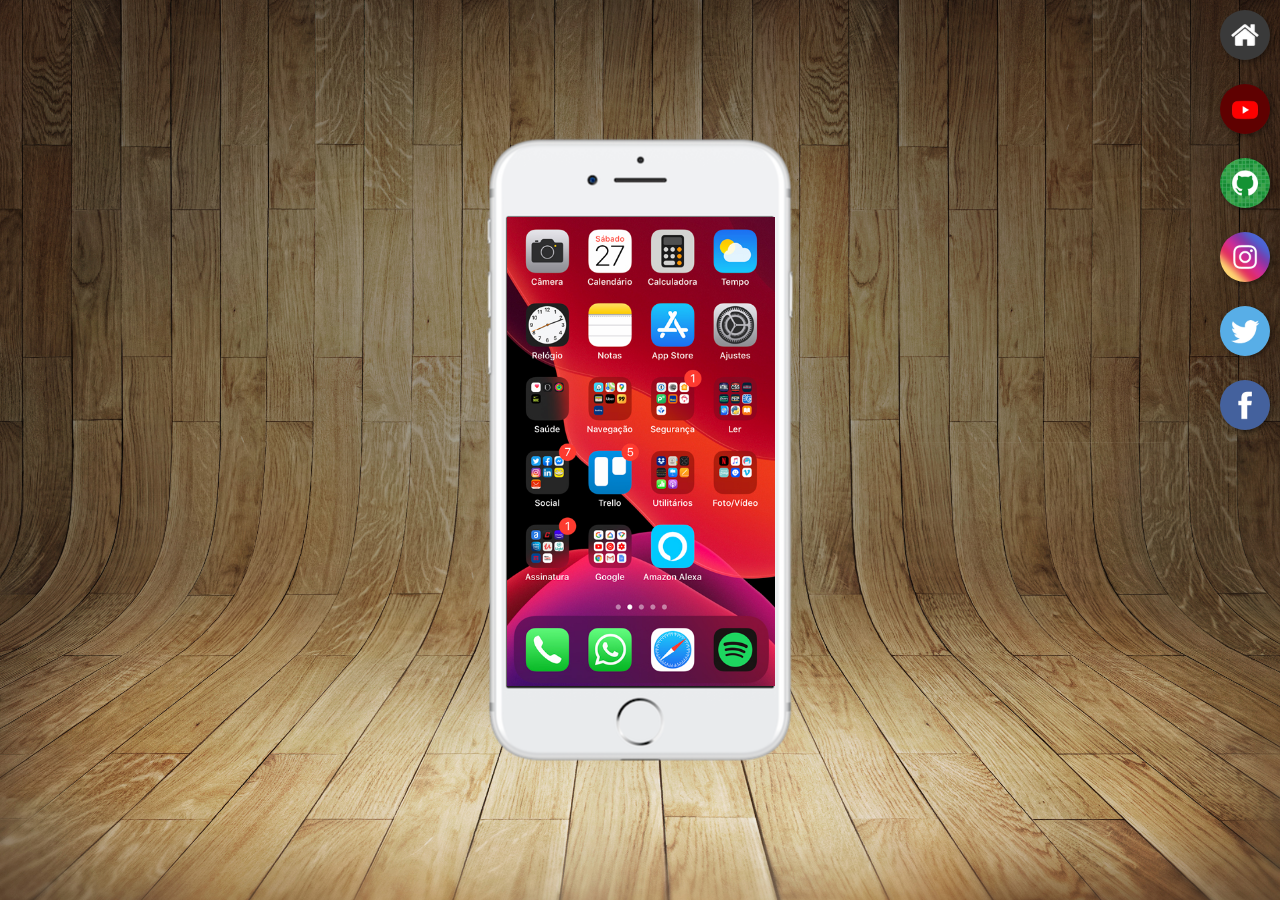
<file: index.html>
<!DOCTYPE html>
<html lang="pt-br">
<head>
    <meta charset="UTF-8">
    <meta name="viewport" content="width=device-width, initial-scale=1.0">
    <link rel="shortcut icon" href="pacote-d013/favicon.ico" type="image/x-icon">
    <link rel="stylesheet" href="estilos/style.css">
    <title>Projeto Redes Sociais</title>
</head>
<body>
    <main>
        <section id="telefone">
            <iframe src="home.html" name="tela" id="tela" frameborder="0">
                Seu navegador não é compatível com isso.
            </iframe>
        </section>
        <section id="rede-sociais">
            <a href="home.html" target="tela"><img src="pacote-d013/imagens/logo-home.jpg" alt="Home"></a> <br>
            <a href="youtube.html" target="tela"><img src="pacote-d013/imagens/logo-youtube.jpg" alt="YouTube"></a> <br>
            <a href="github.html" target="tela"><img src="pacote-d013/imagens/logo-github.jpg" alt="github"></a> <br>
            <a href="instagram.html" target="tela"><img src="pacote-d013/imagens/logo-instagram.jpg" alt="Instagram"></a> <br>
            <a href="twitter.html" target="tela"><img src="pacote-d013/imagens/logo-twitter.jpg" alt="Twitter"></a> <br>
            <a href="facebook.html" target="tela"><img src="pacote-d013/imagens/logo-facebook.jpg" alt="Facebook"></a>
        </section>
    </main>
</body>
</html>
</file>
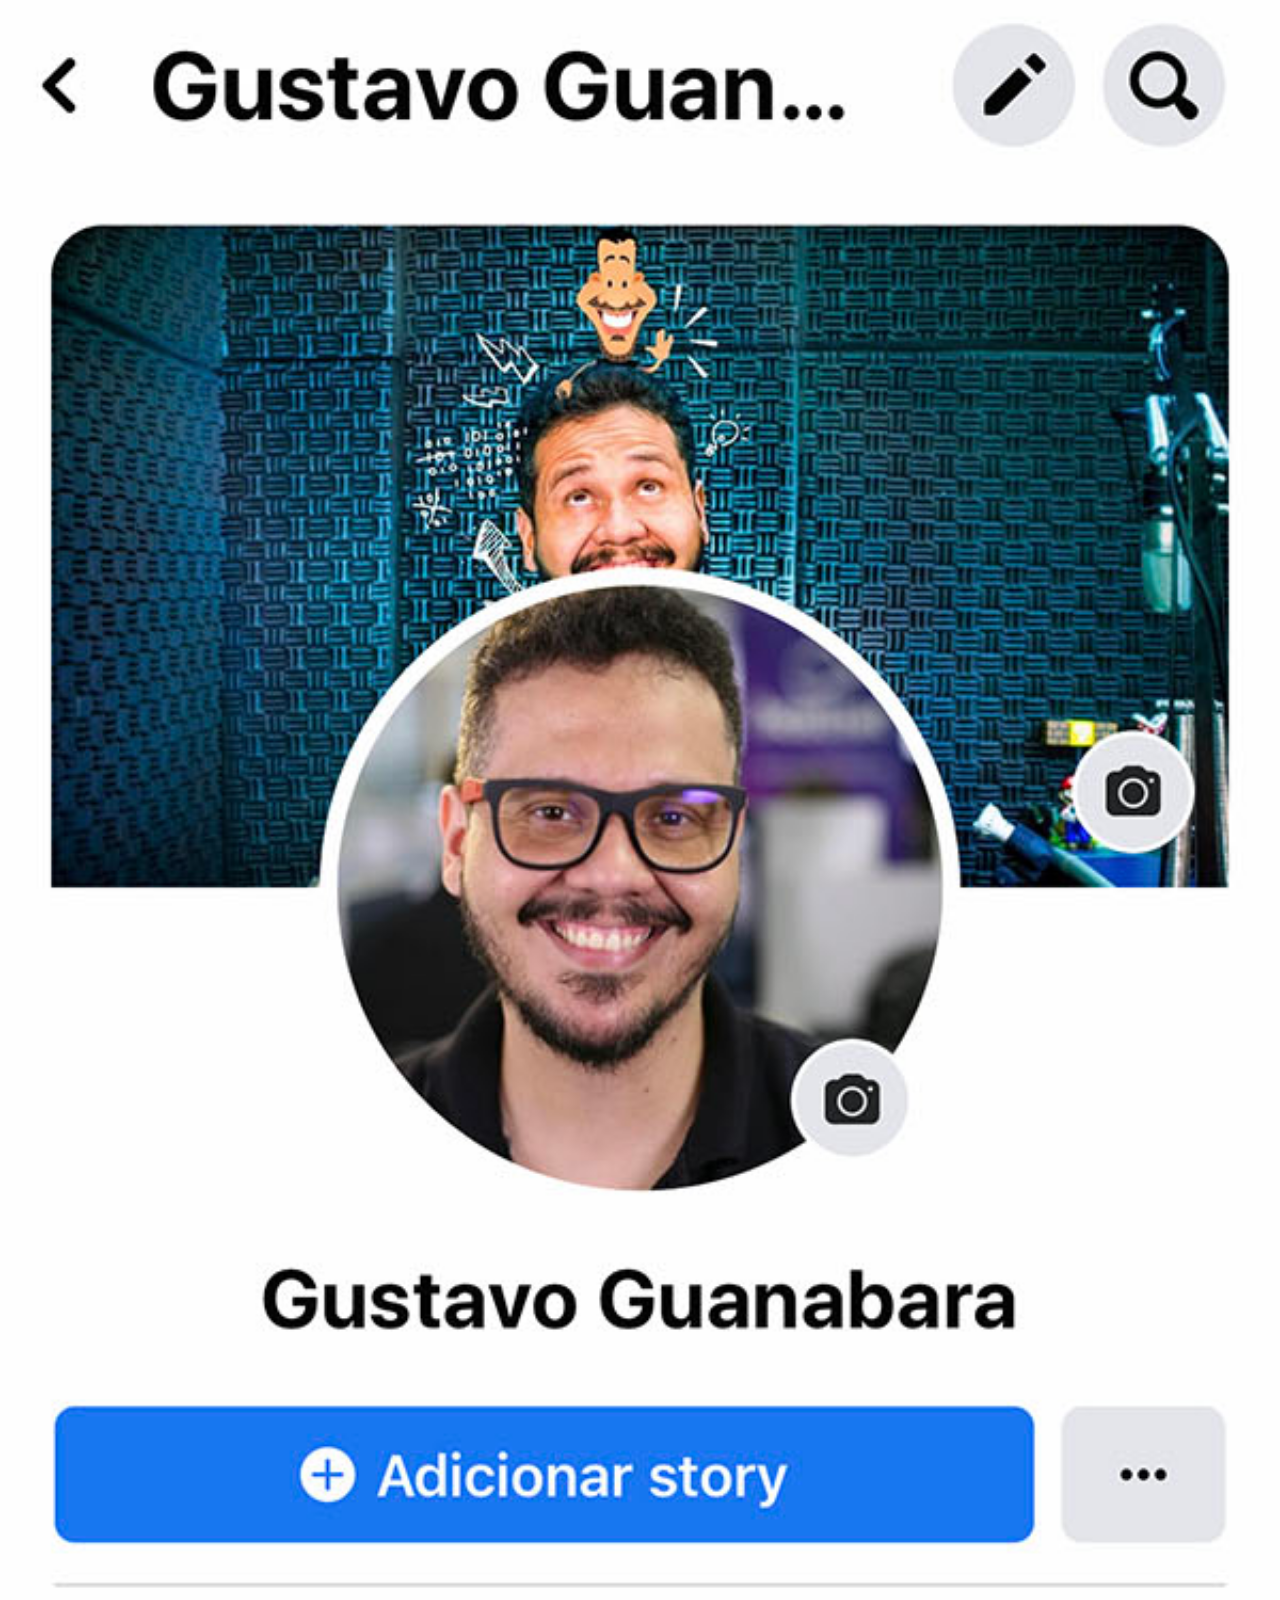
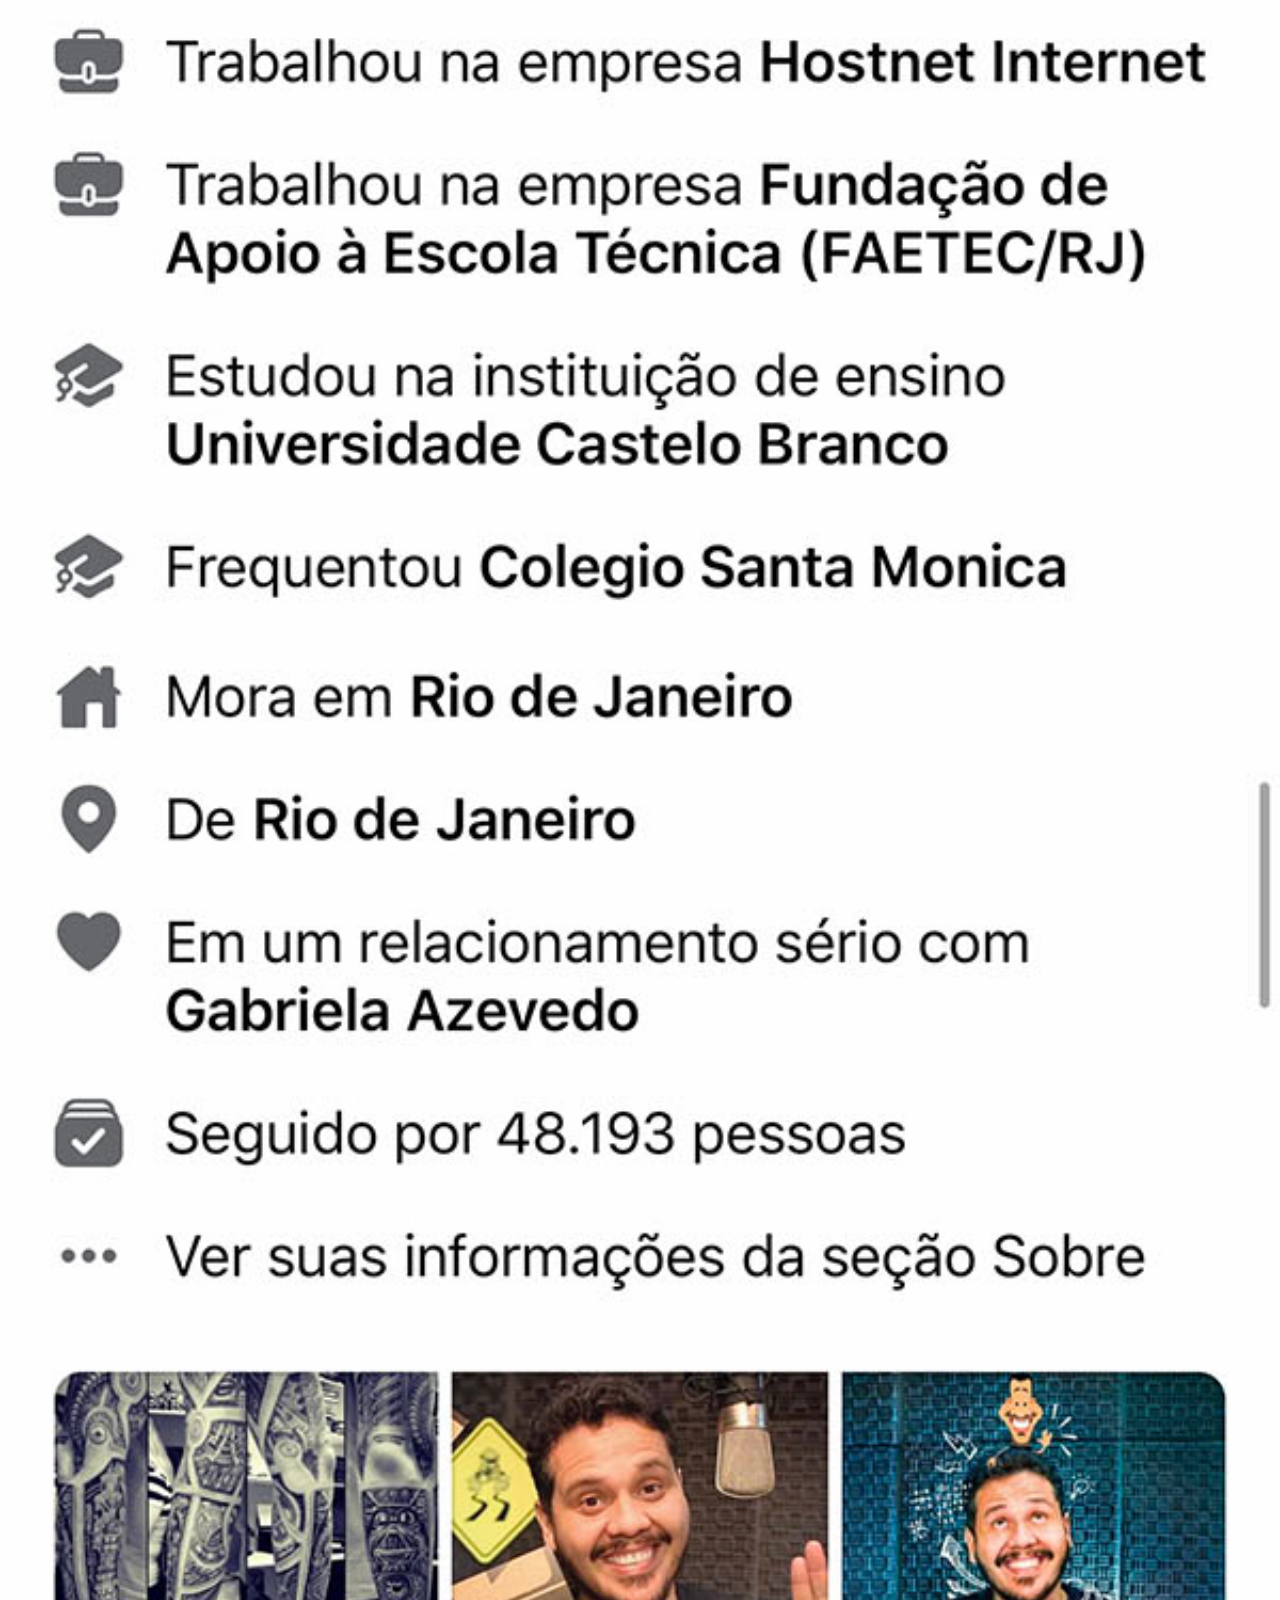
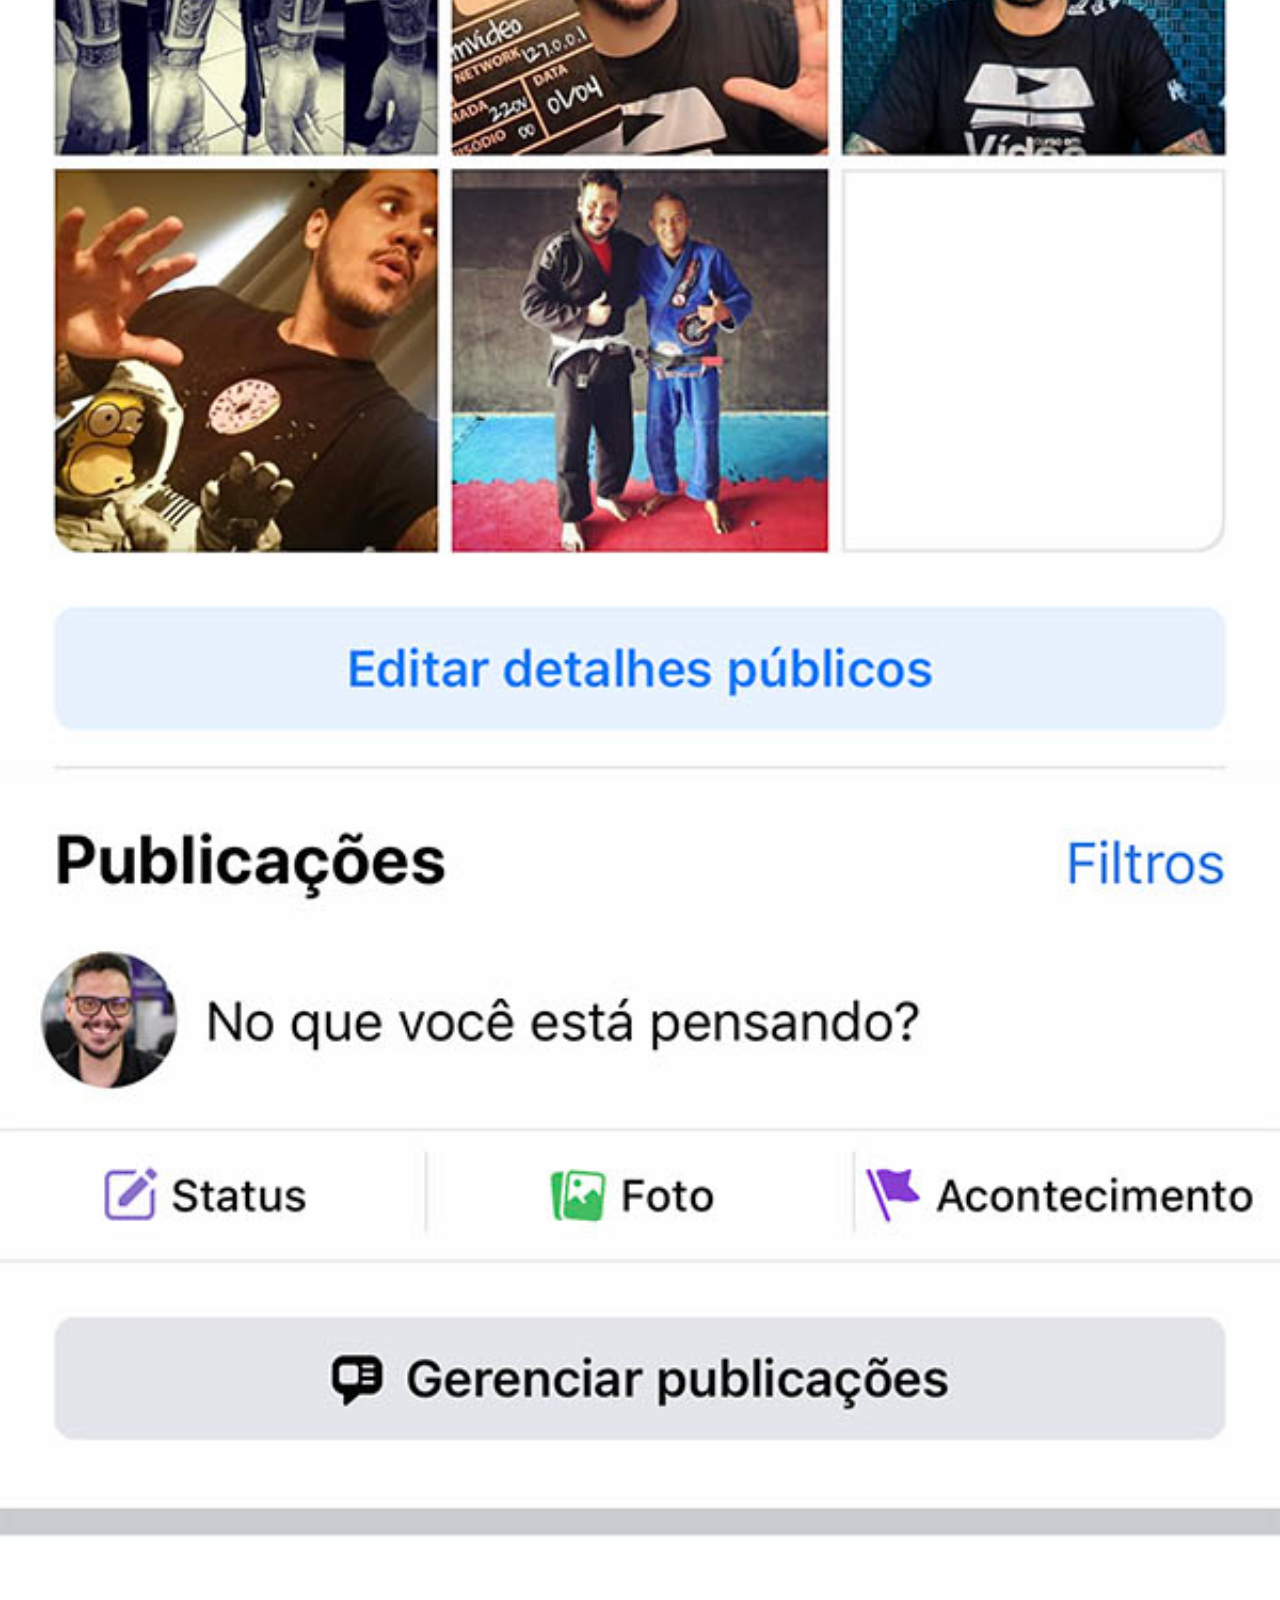
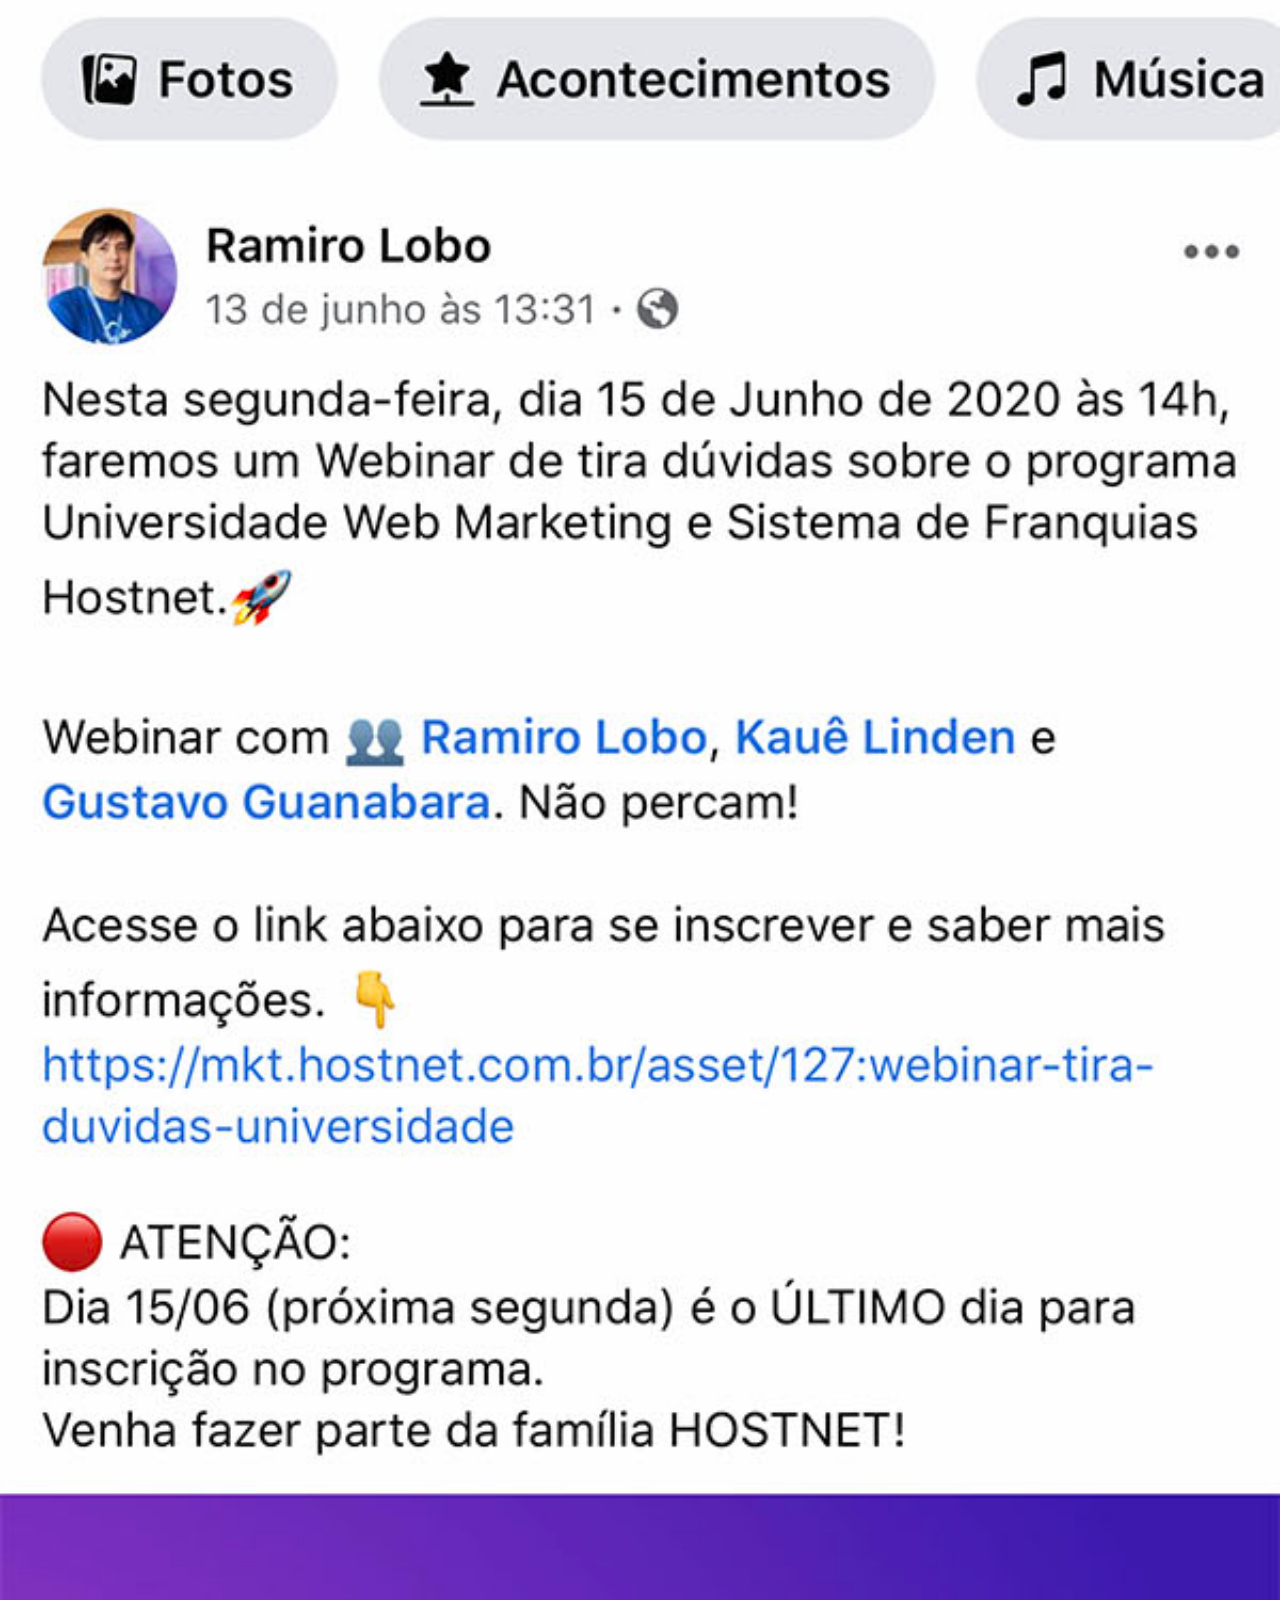
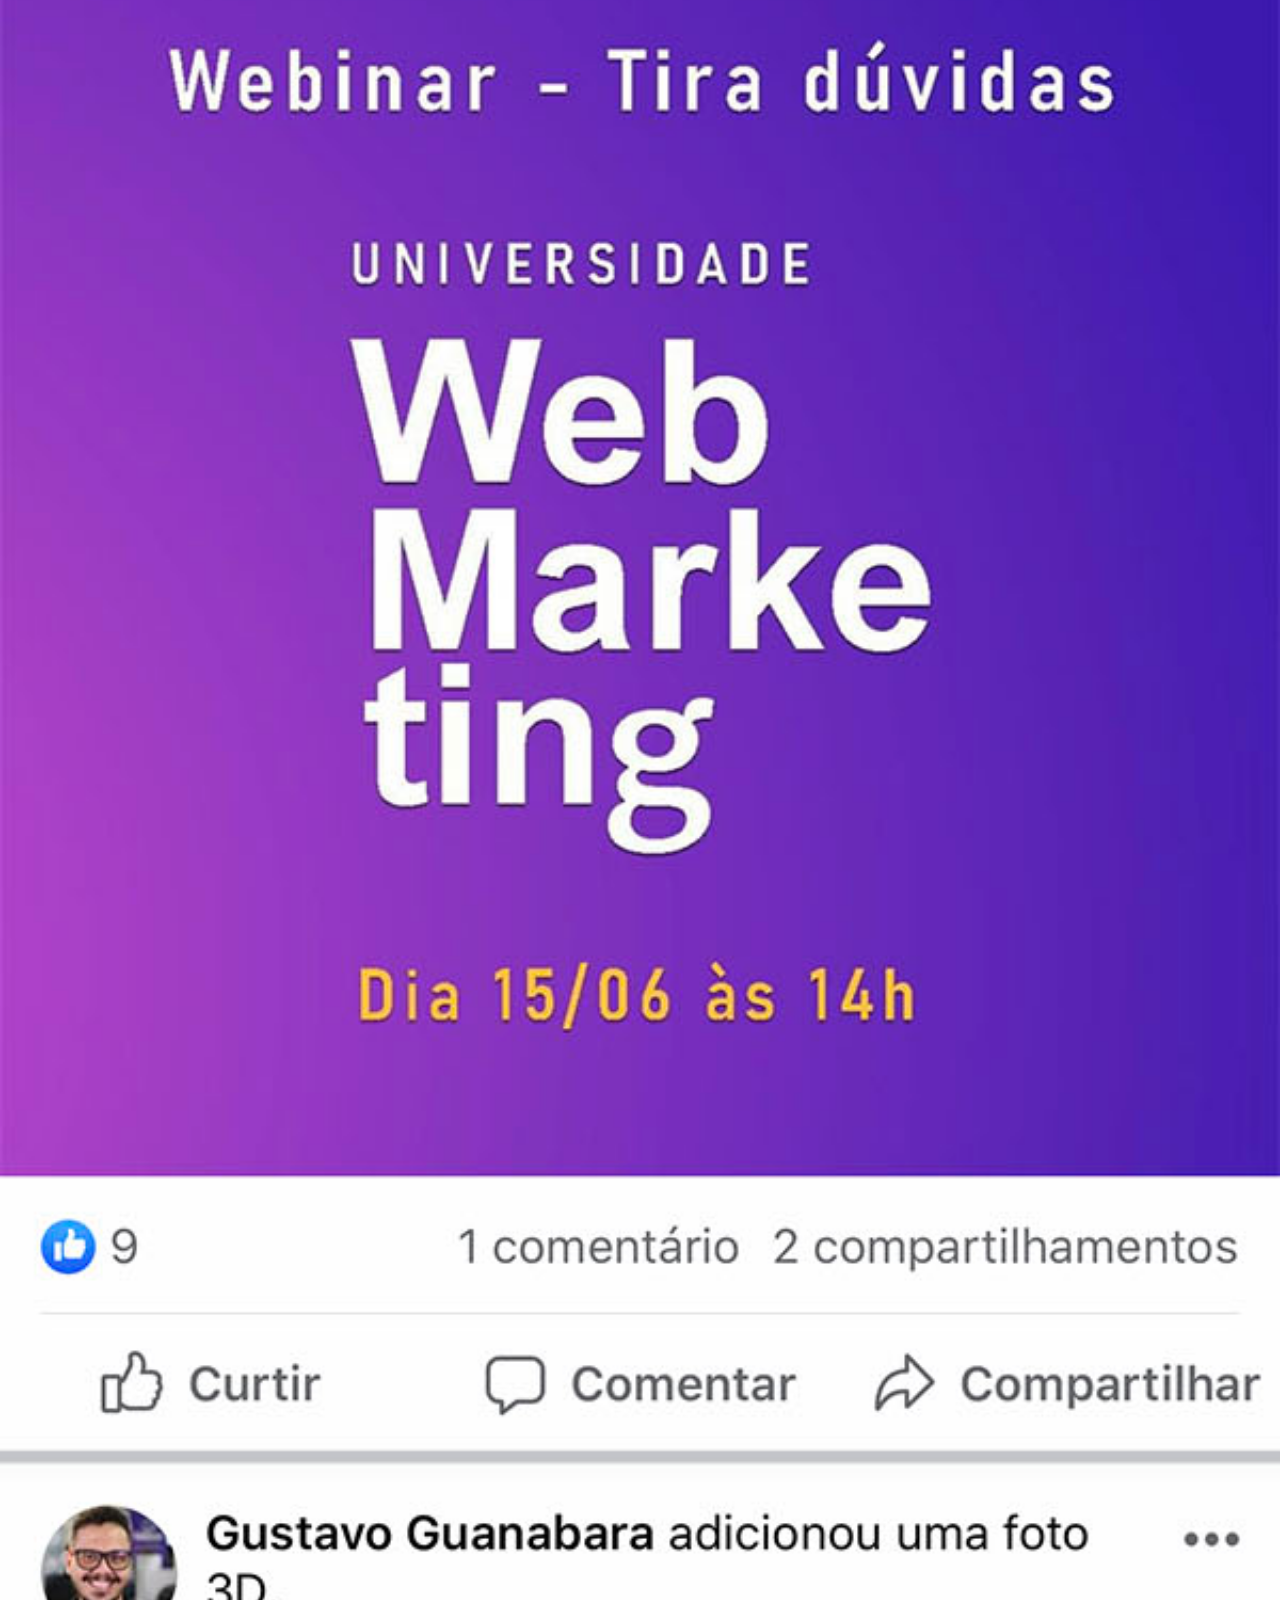
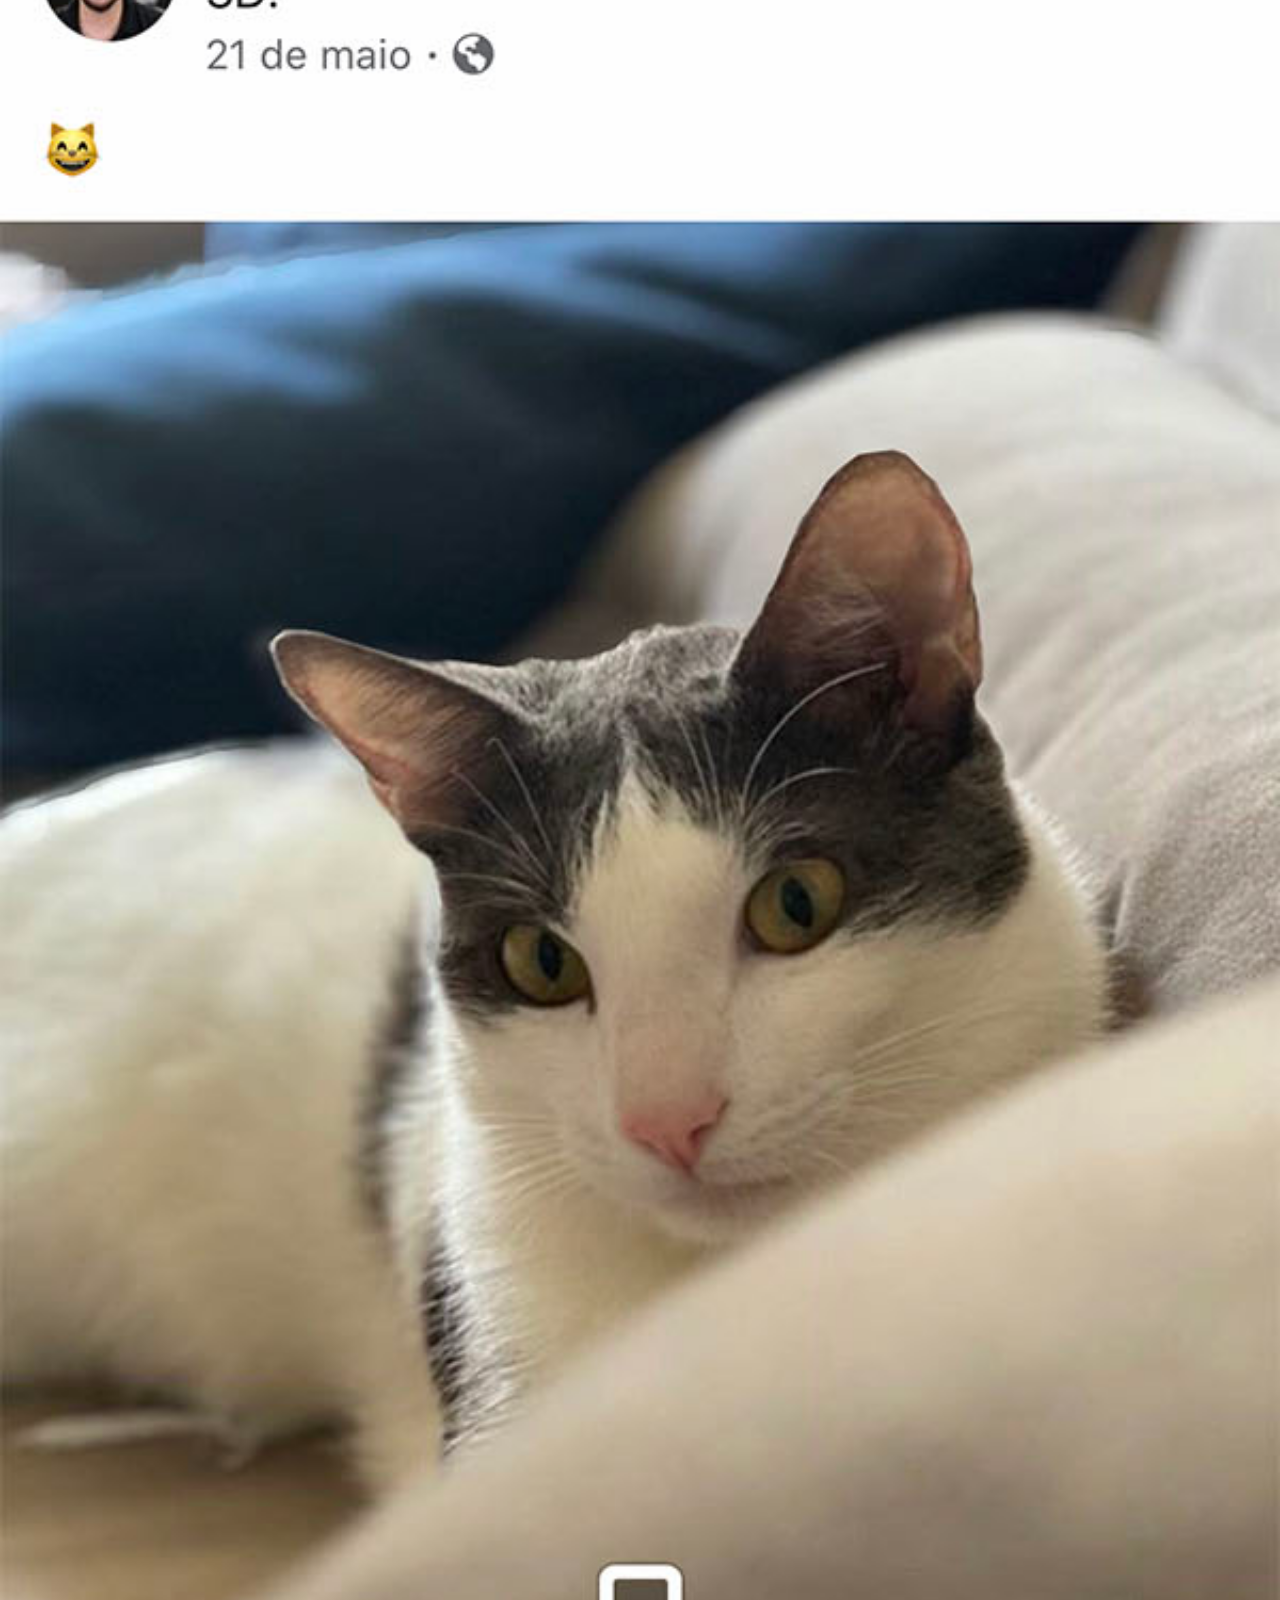
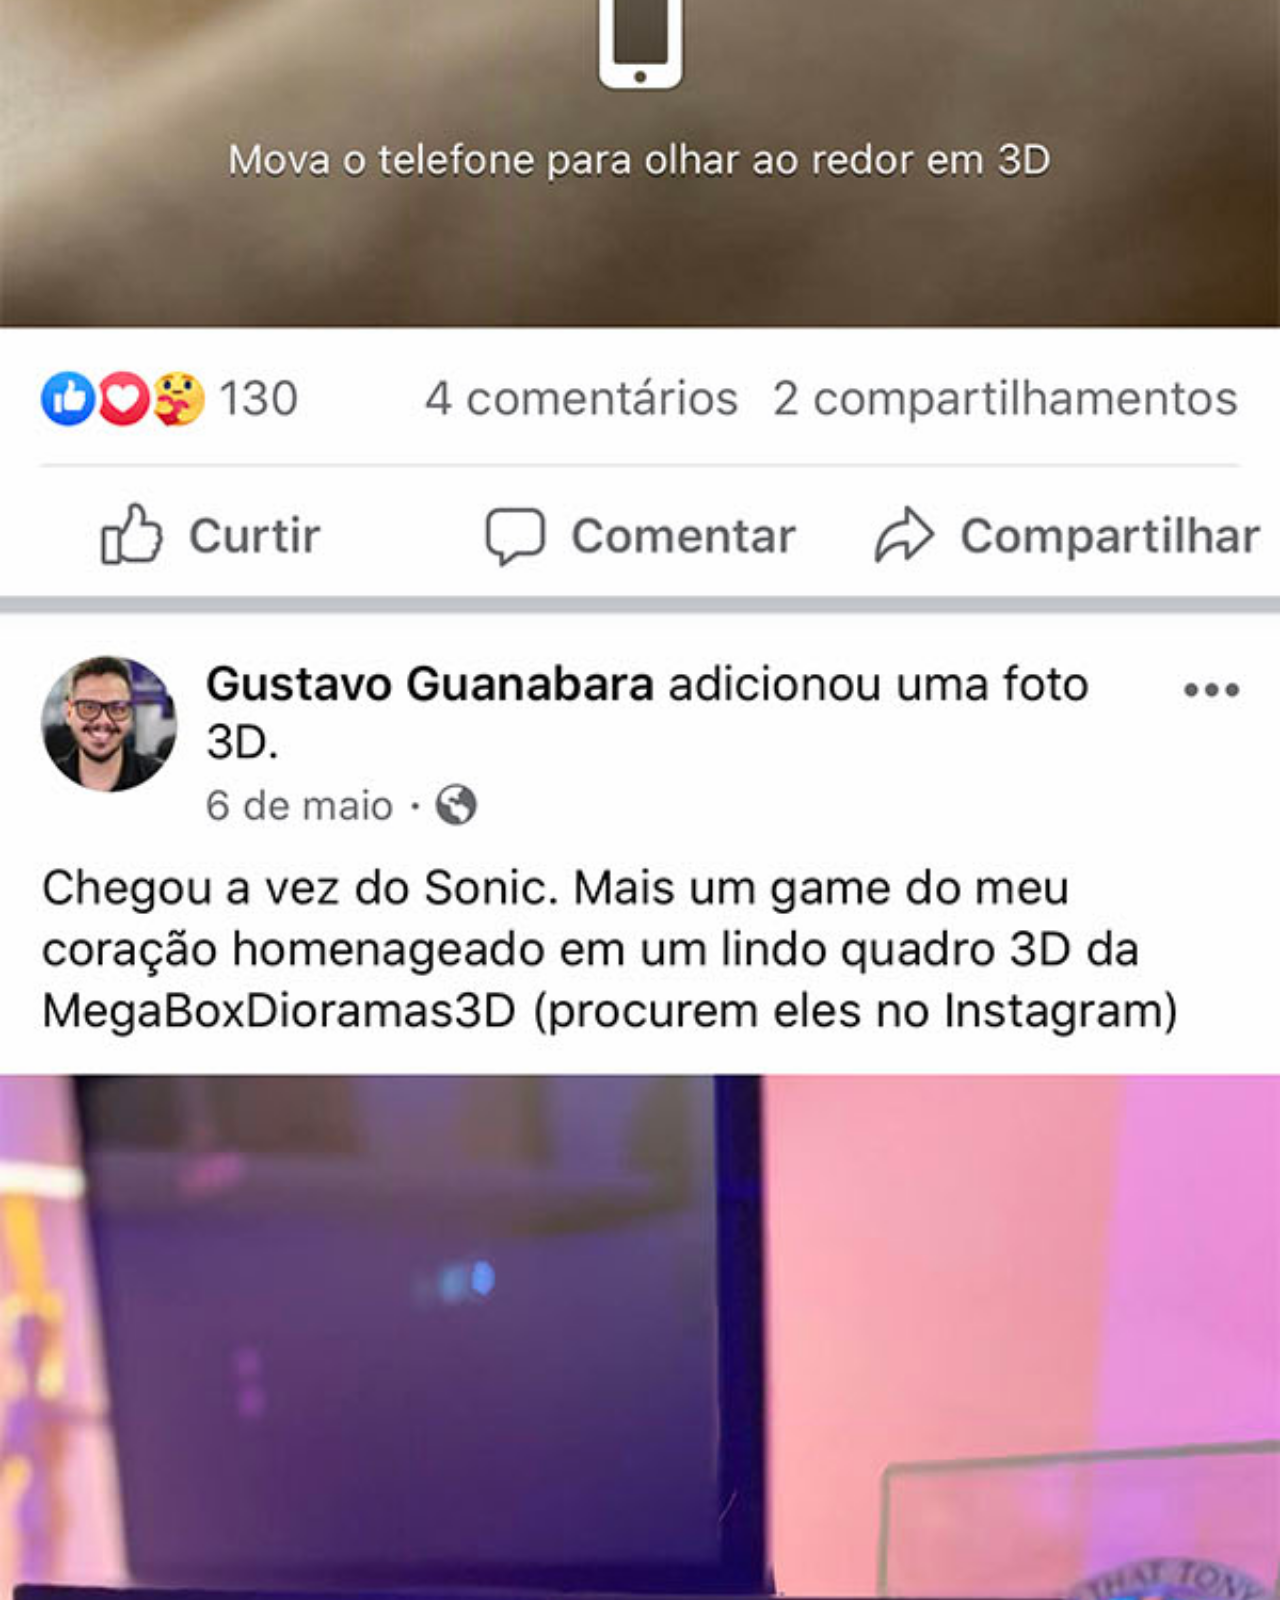
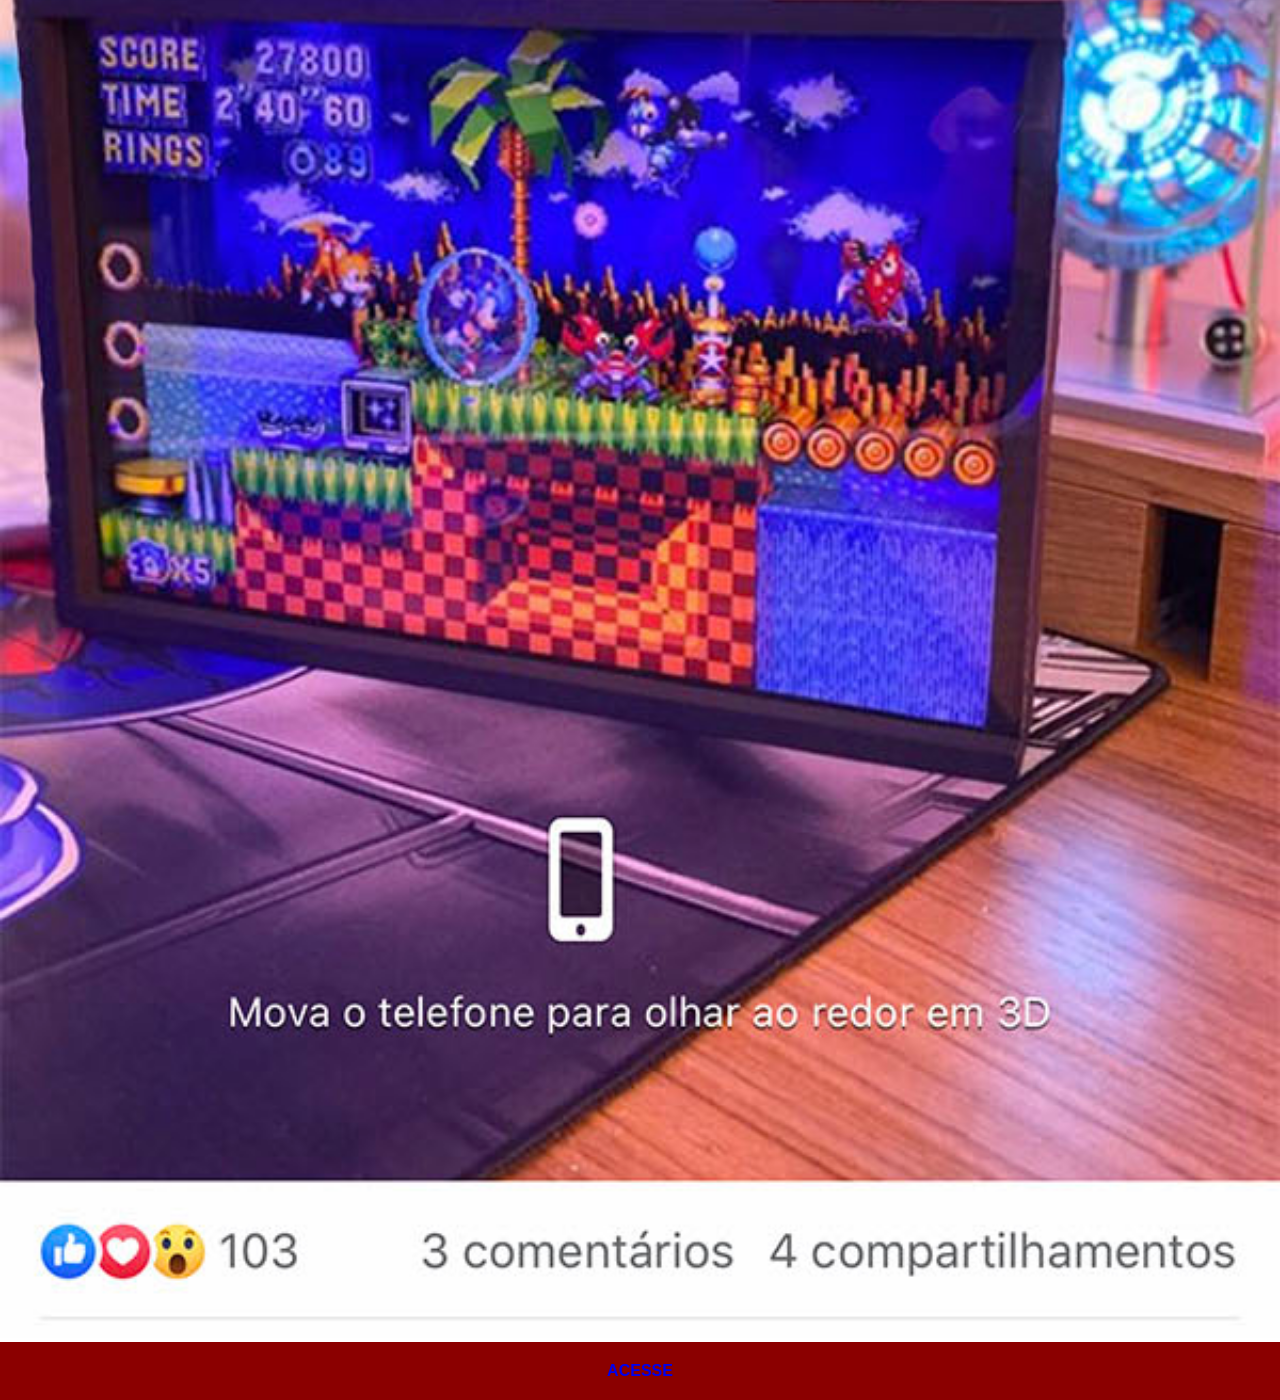
<file: facebook.html>
<!DOCTYPE html>
<html lang="pt-br">
<head>
    <meta charset="UTF-8">
    <meta name="viewport" content="width=device-width, initial-scale=1.0">
    <title>Facebook</title>
    <link rel="stylesheet" href="estilos/social.css">
</head>
<body>
    <img src="pacote-d013/imagens/tela-facebook.jpg" alt="Facebook">
    <a href="http://www.facebook.com/?locale=pt_BR">ACESSE</a>
</body>
</html>
</file>
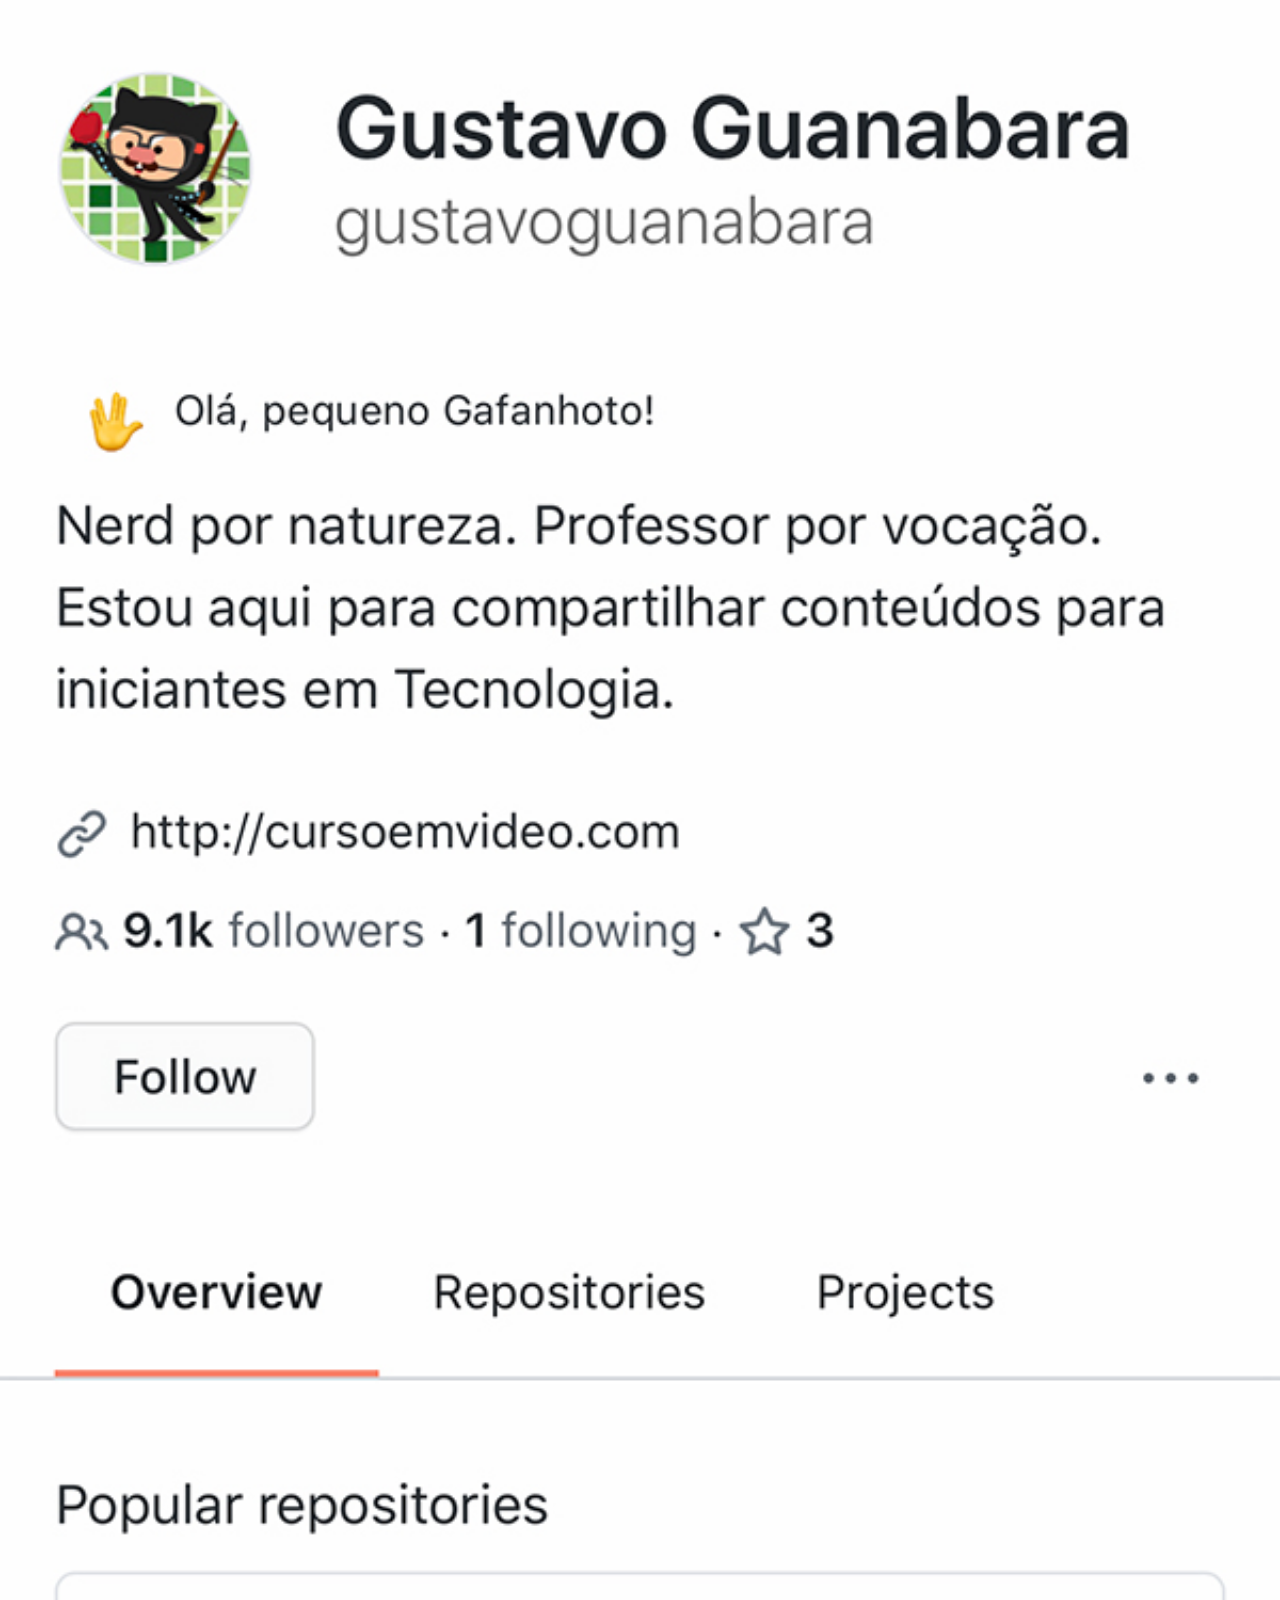
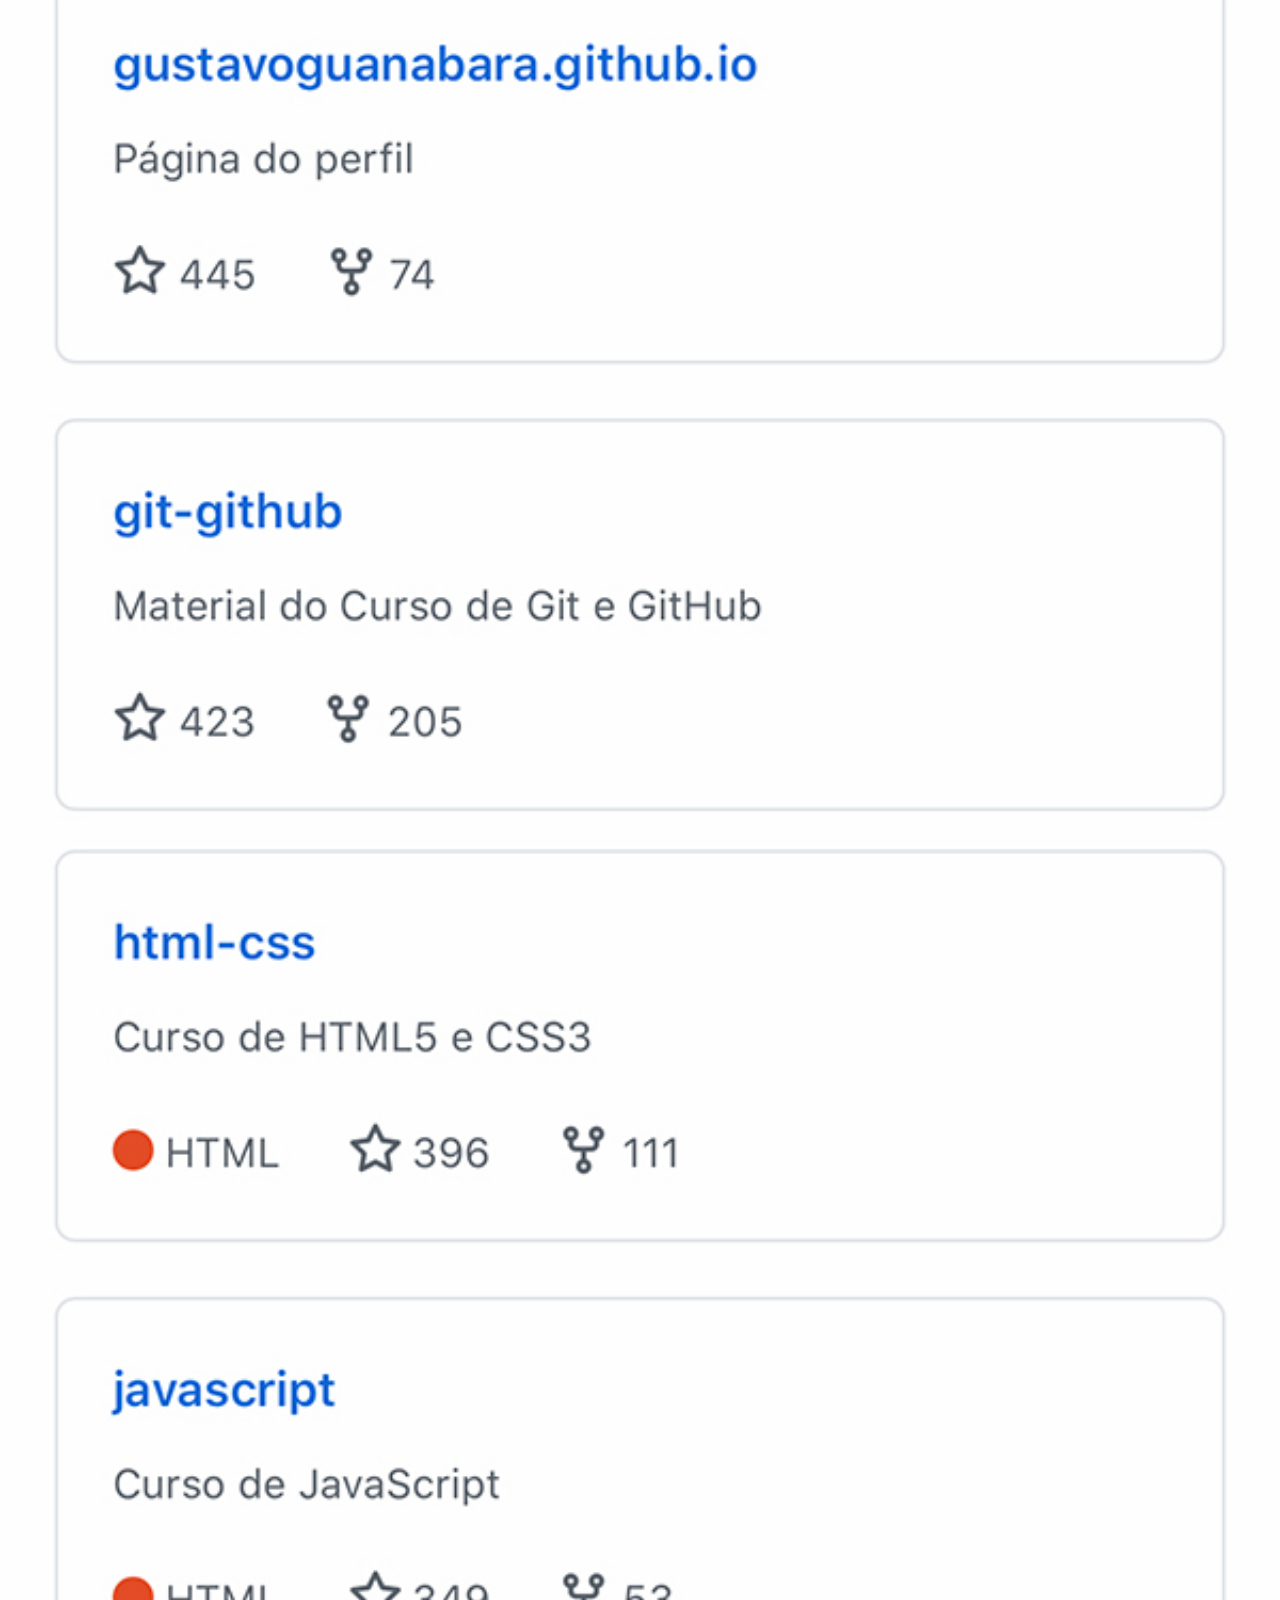
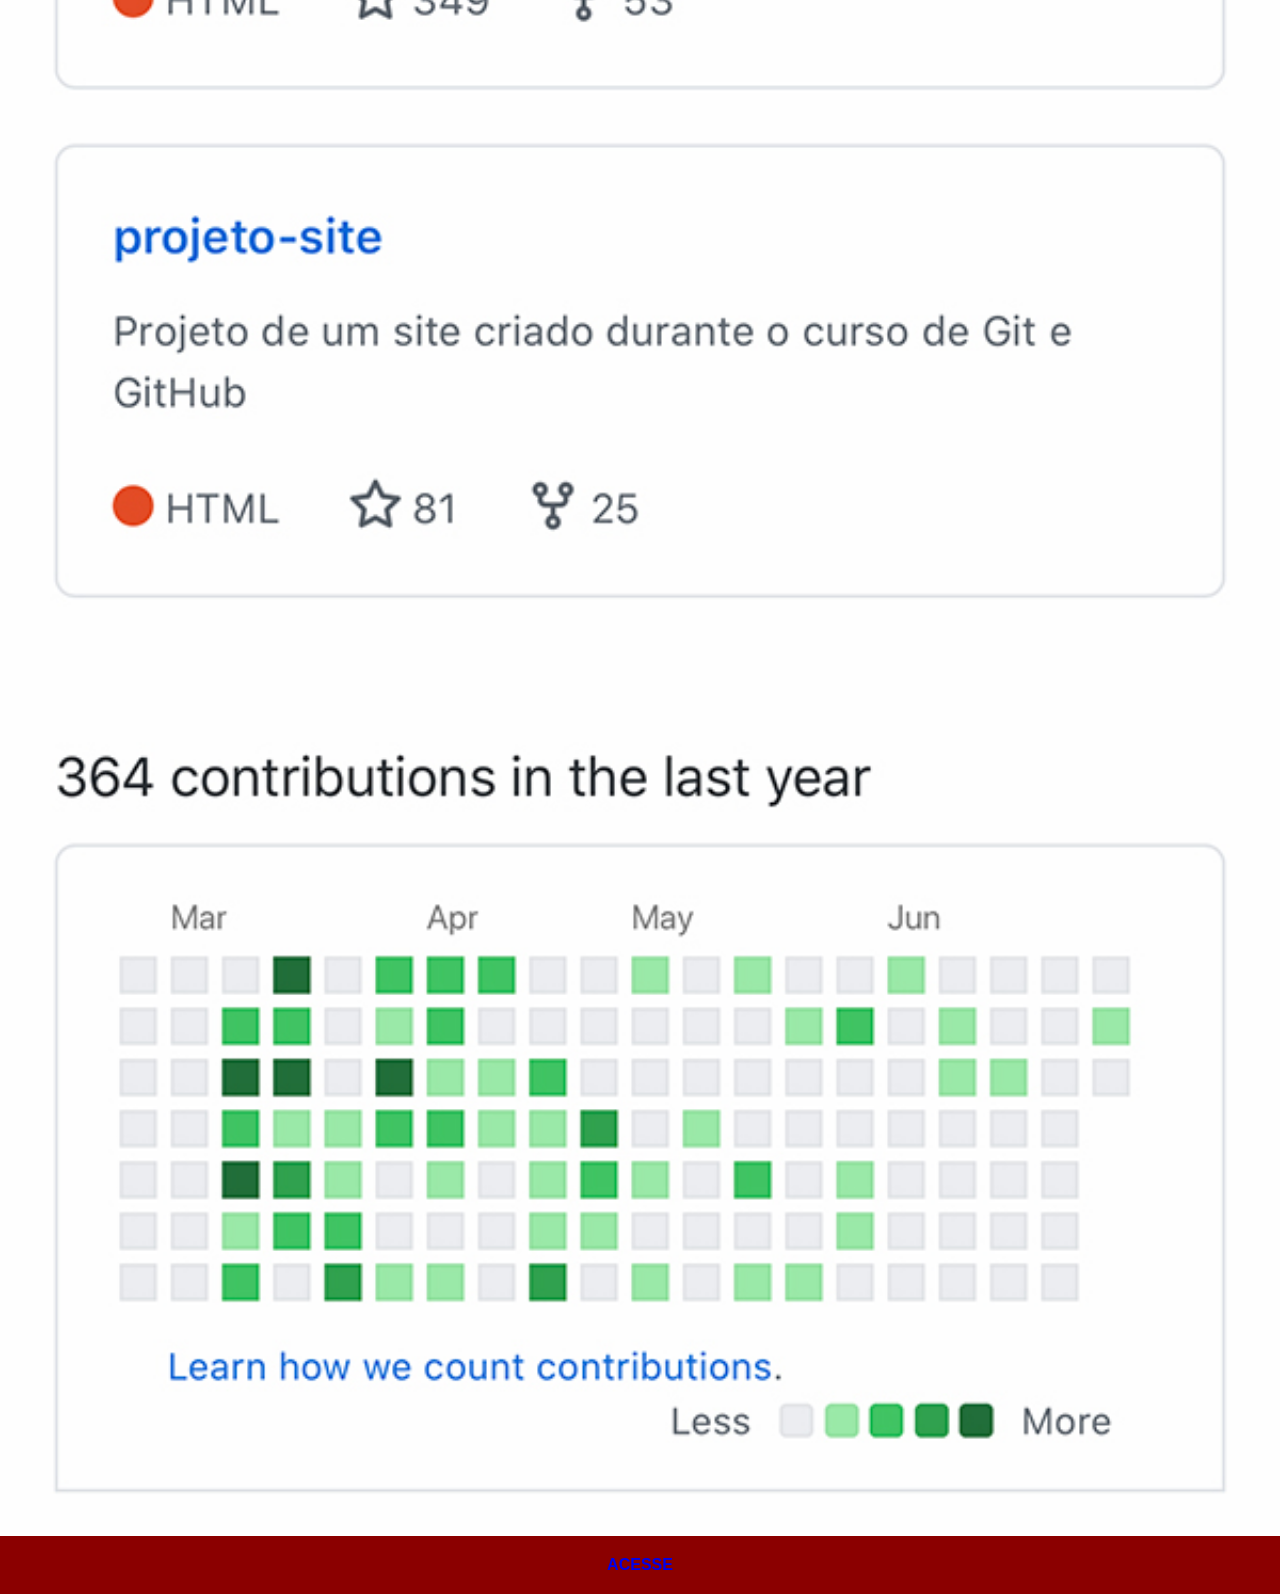
<file: github.html>
<!DOCTYPE html>
<html lang="pt-br">
<head>
    <meta charset="UTF-8">
    <meta name="viewport" content="width=device-width, initial-scale=1.0">
    <title>GitHub</title>
    <link rel="stylesheet" href="estilos/social.css">
</head>
<body>
    <img src="pacote-d013/imagens/tela-github.jpg" alt="GitHub">
    <a href="http://github.com/" target="_blank">ACESSE</a>
</body>
</html>
</file>
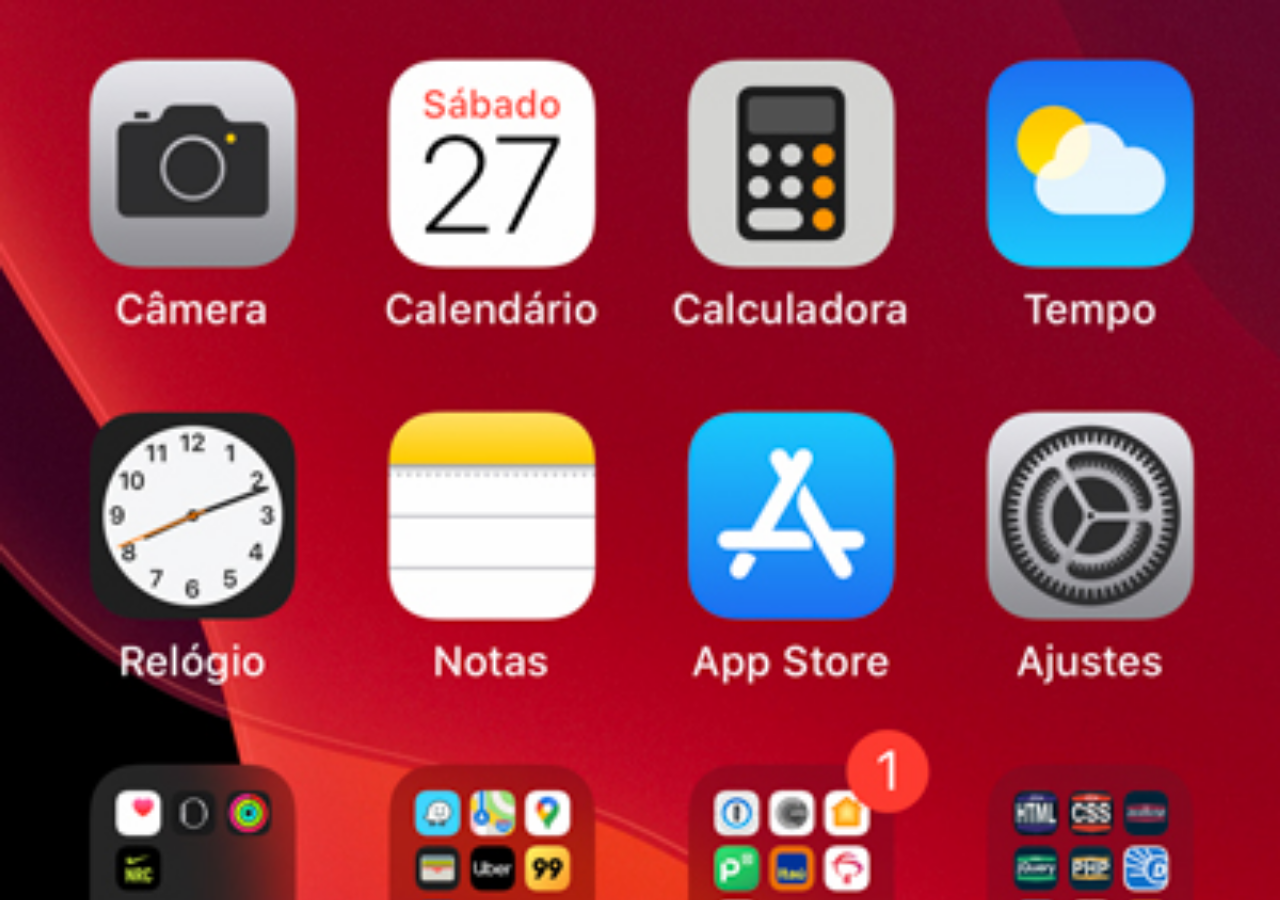
<file: home.html>
<!DOCTYPE html>
<html lang="pt-br">
<head>
    <meta charset="UTF-8">
    <meta name="viewport" content="width=device-width, initial-scale=1.0">
    <title>Home</title>
</head>
<style>
    * {
        margin: 0px;
        padding: 0px;
    }

    body {
        width: 100vh;
        height: 100vh;
        background: black url('pacote-d013/imagens/tela-home.jpg') no-repeat top center;
        background-size: cover;
    }

    ::-webkit-scrollbar{
        width: 0px;
        height: 0px;
    }
</style>
<body>
    
</body>
</html>
</file>
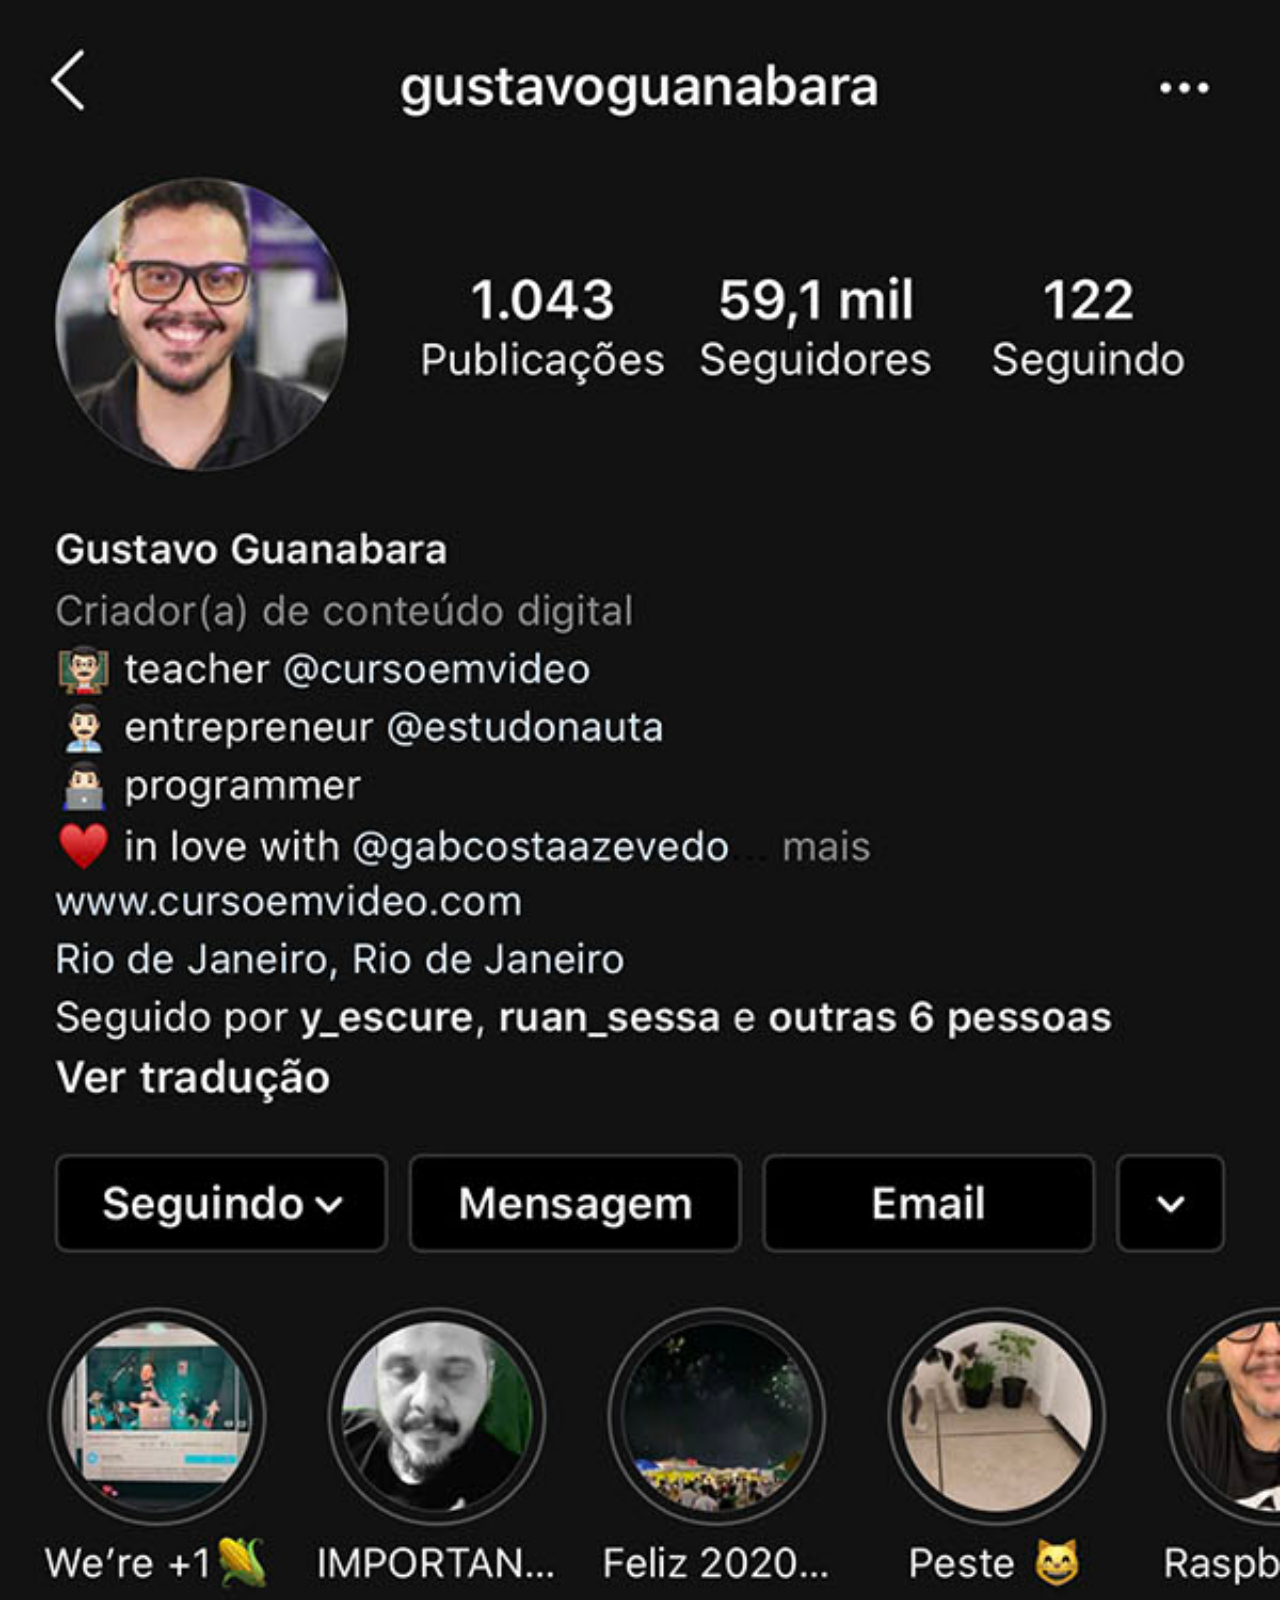
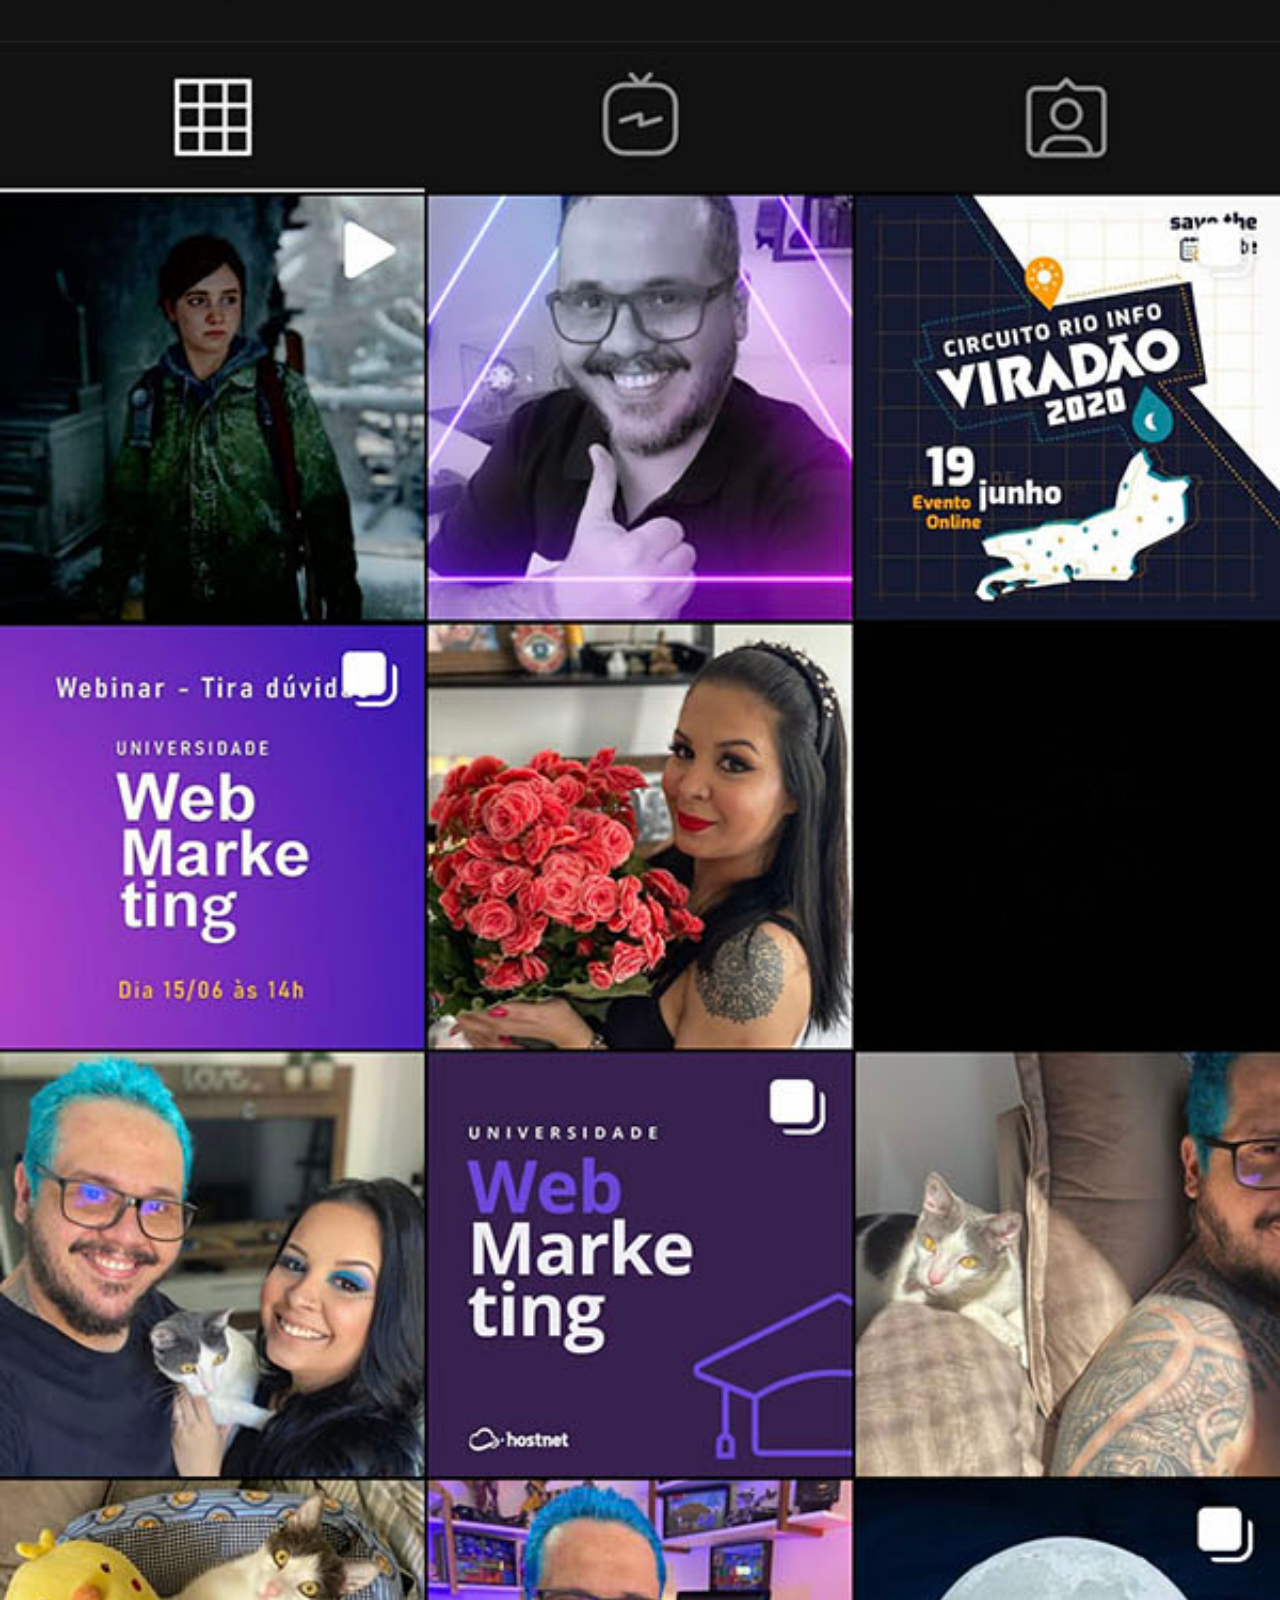
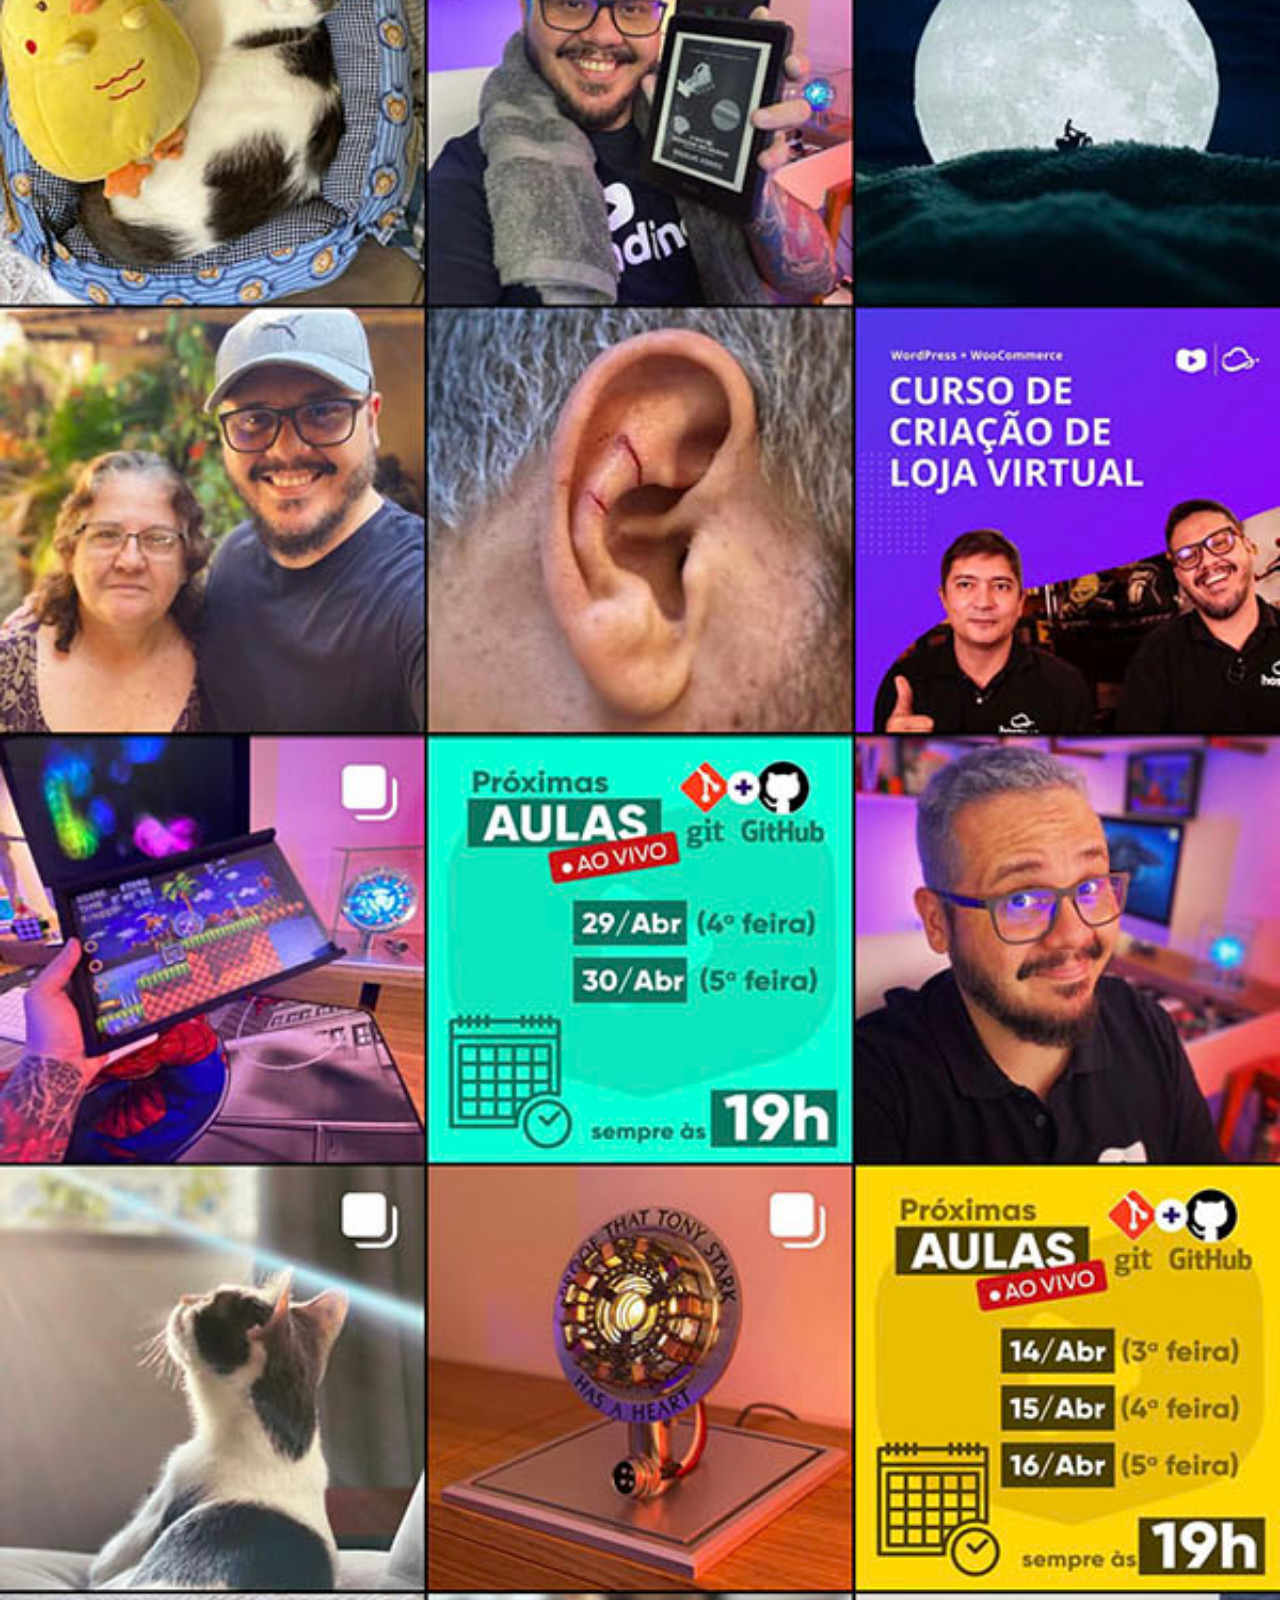
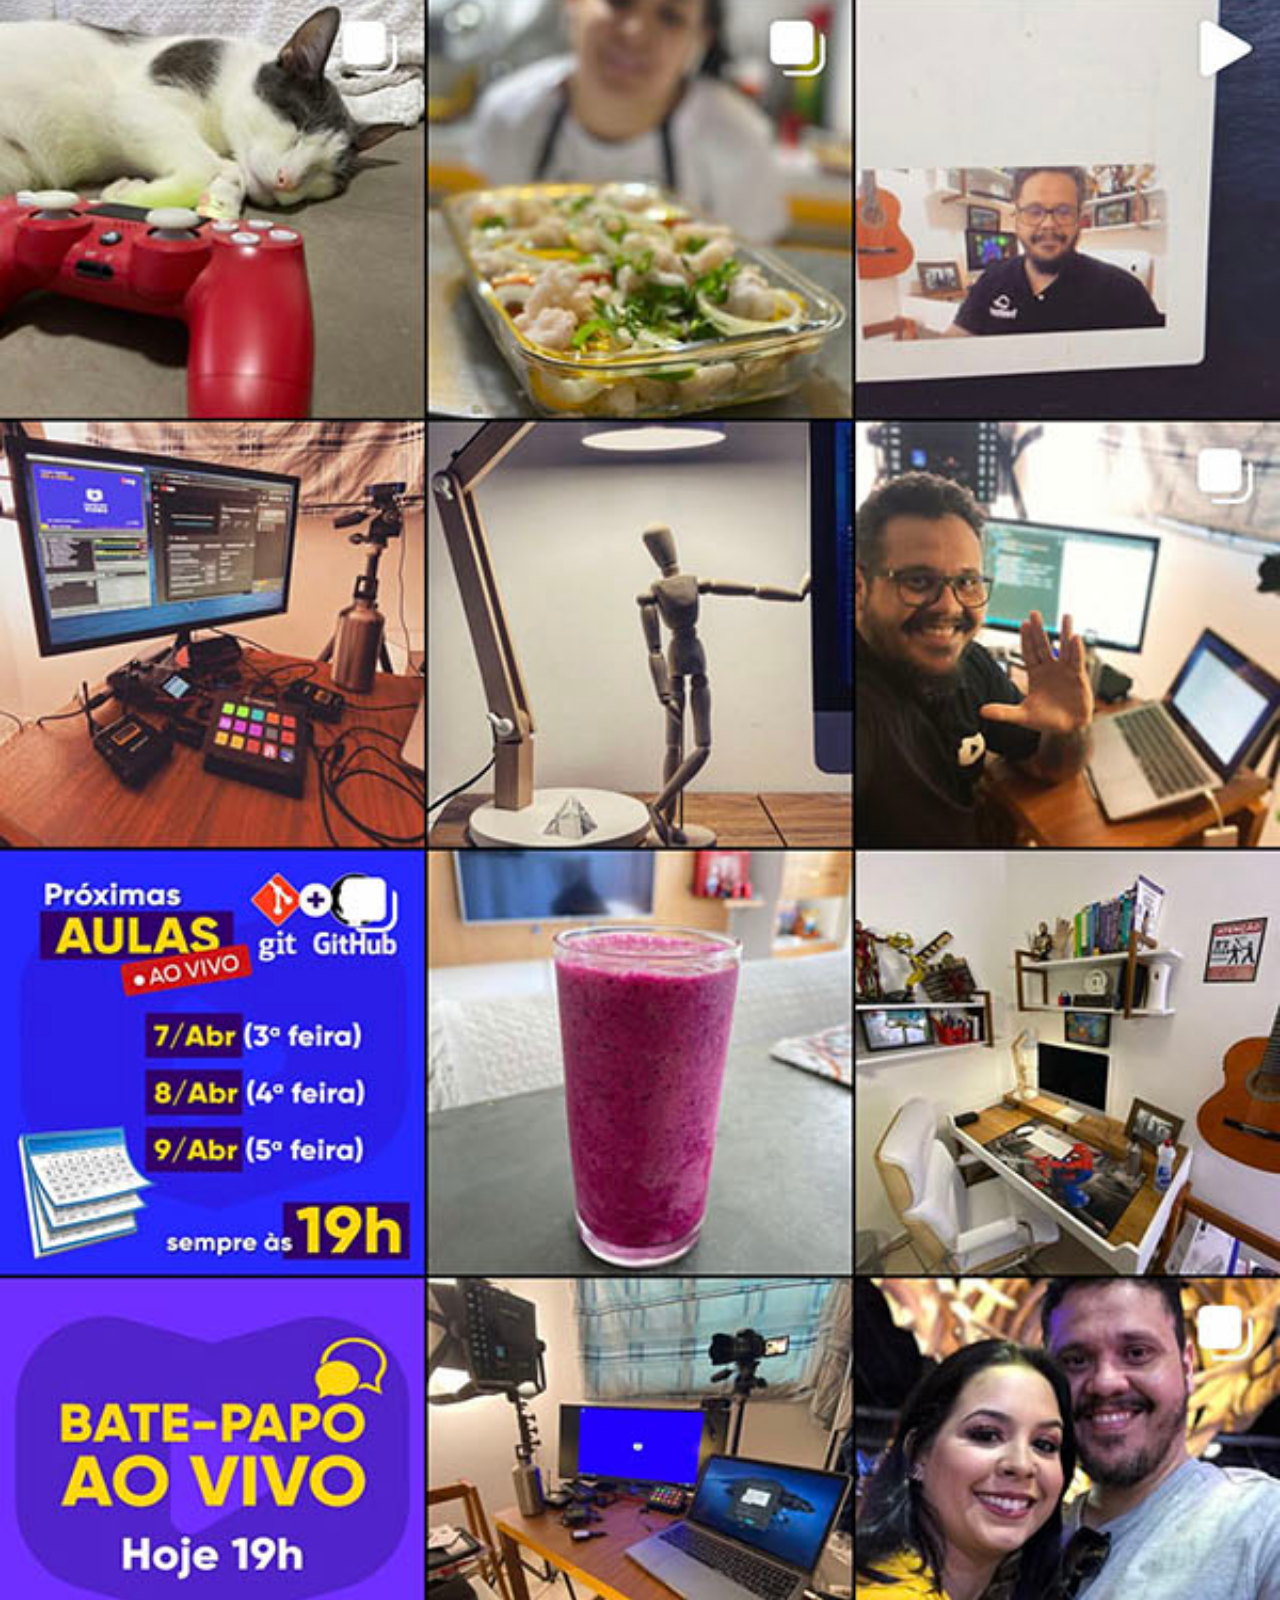
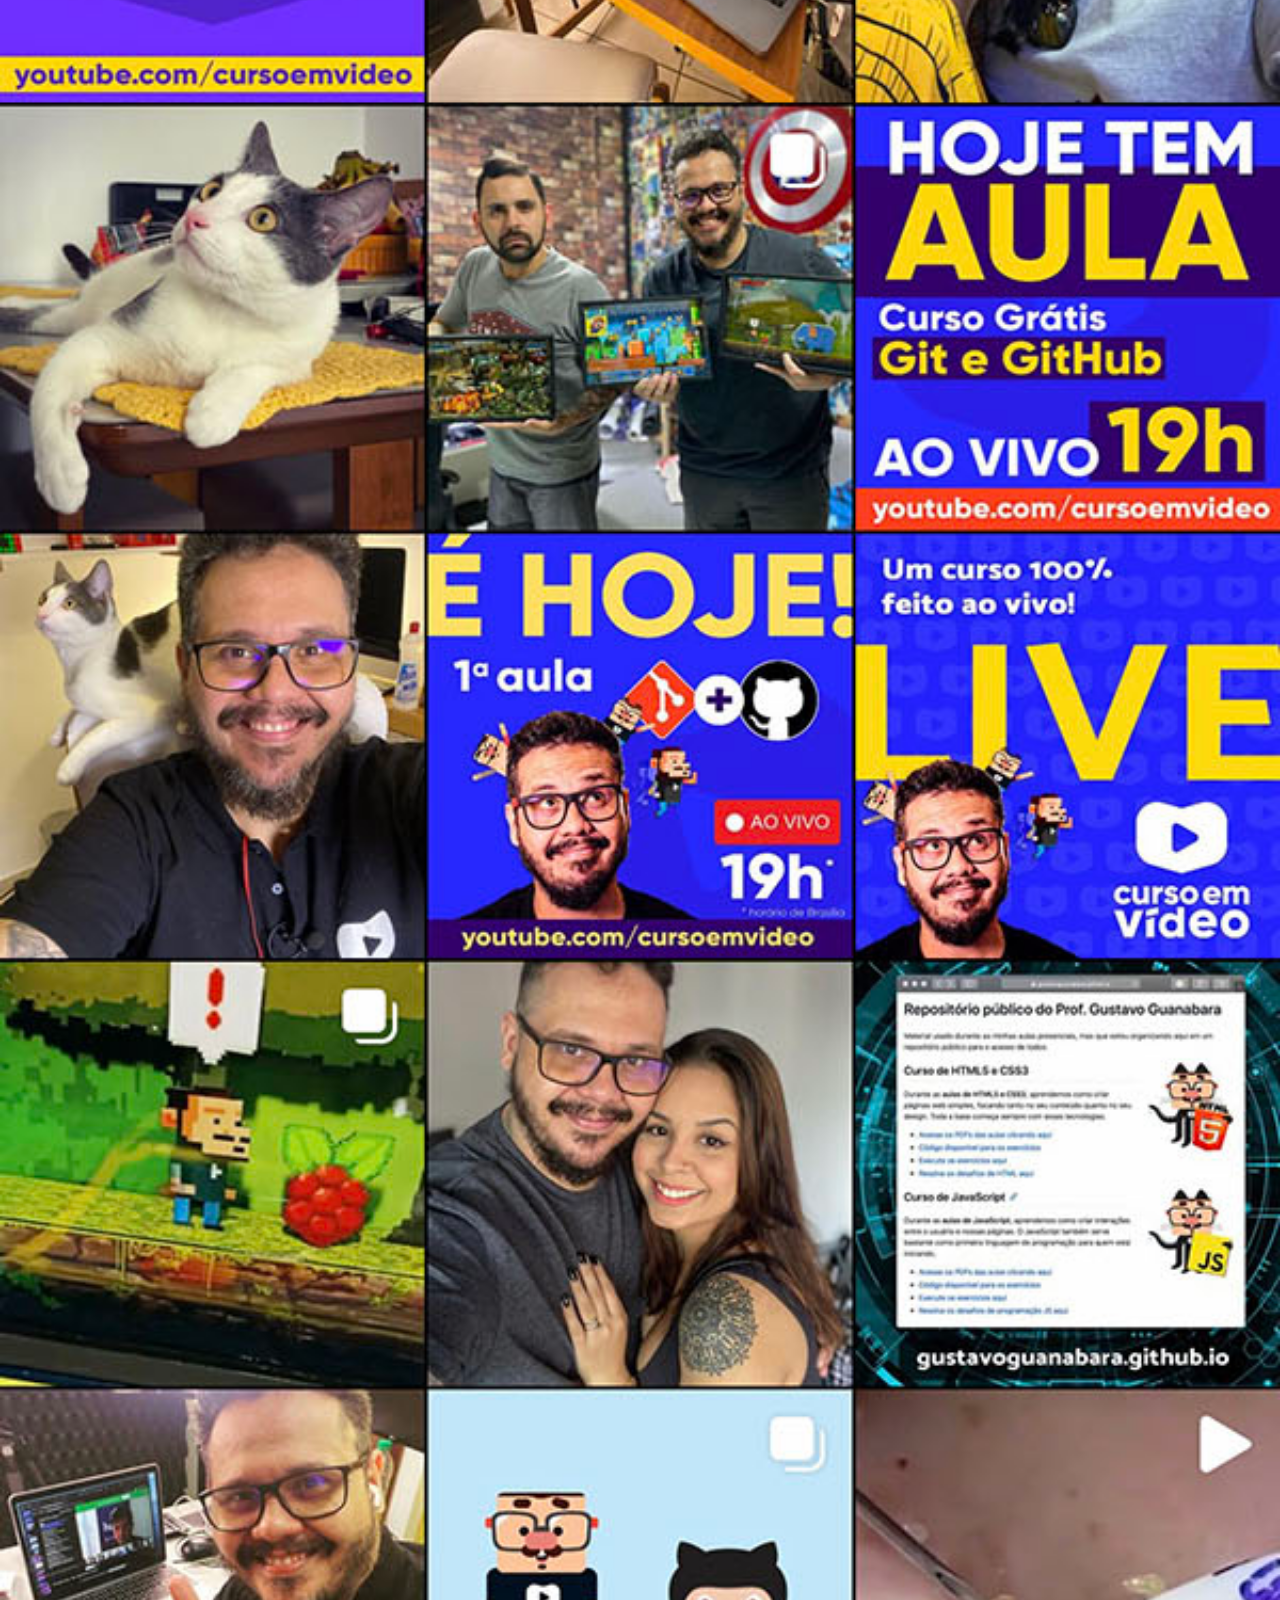
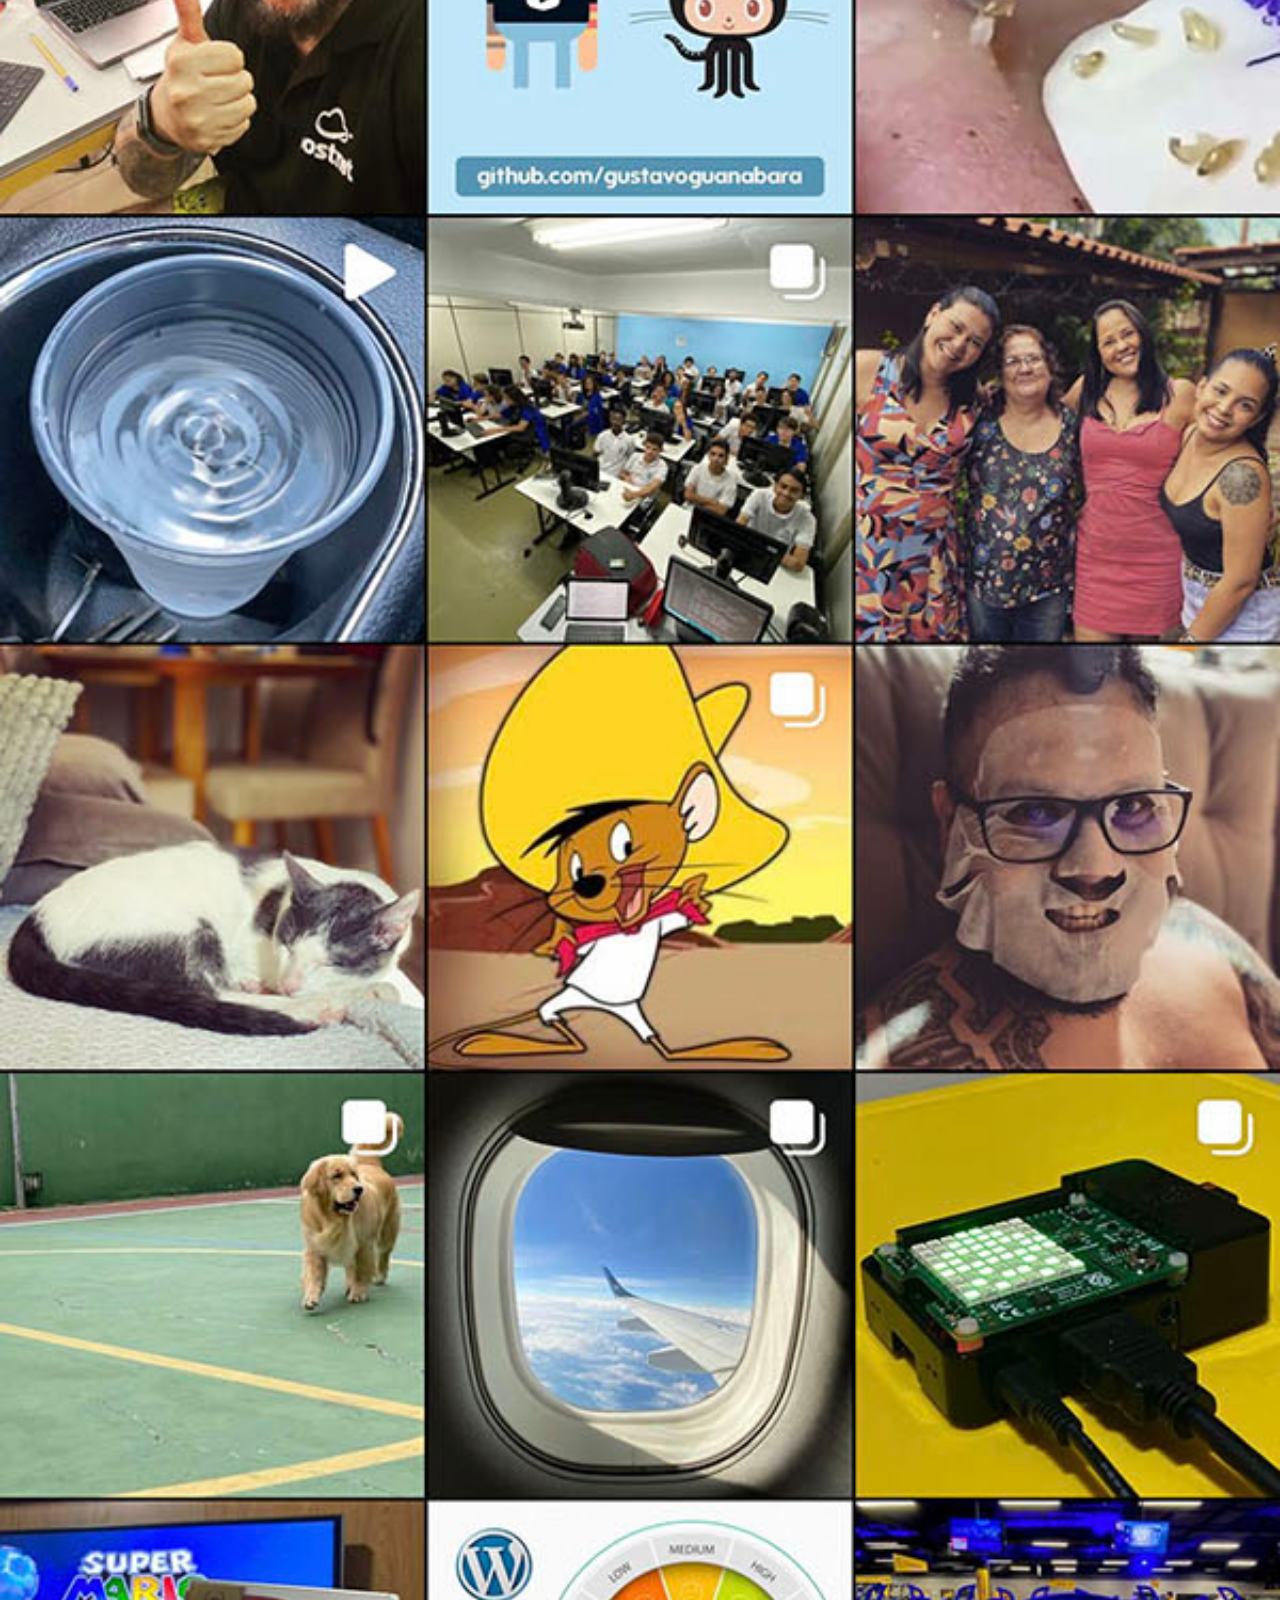
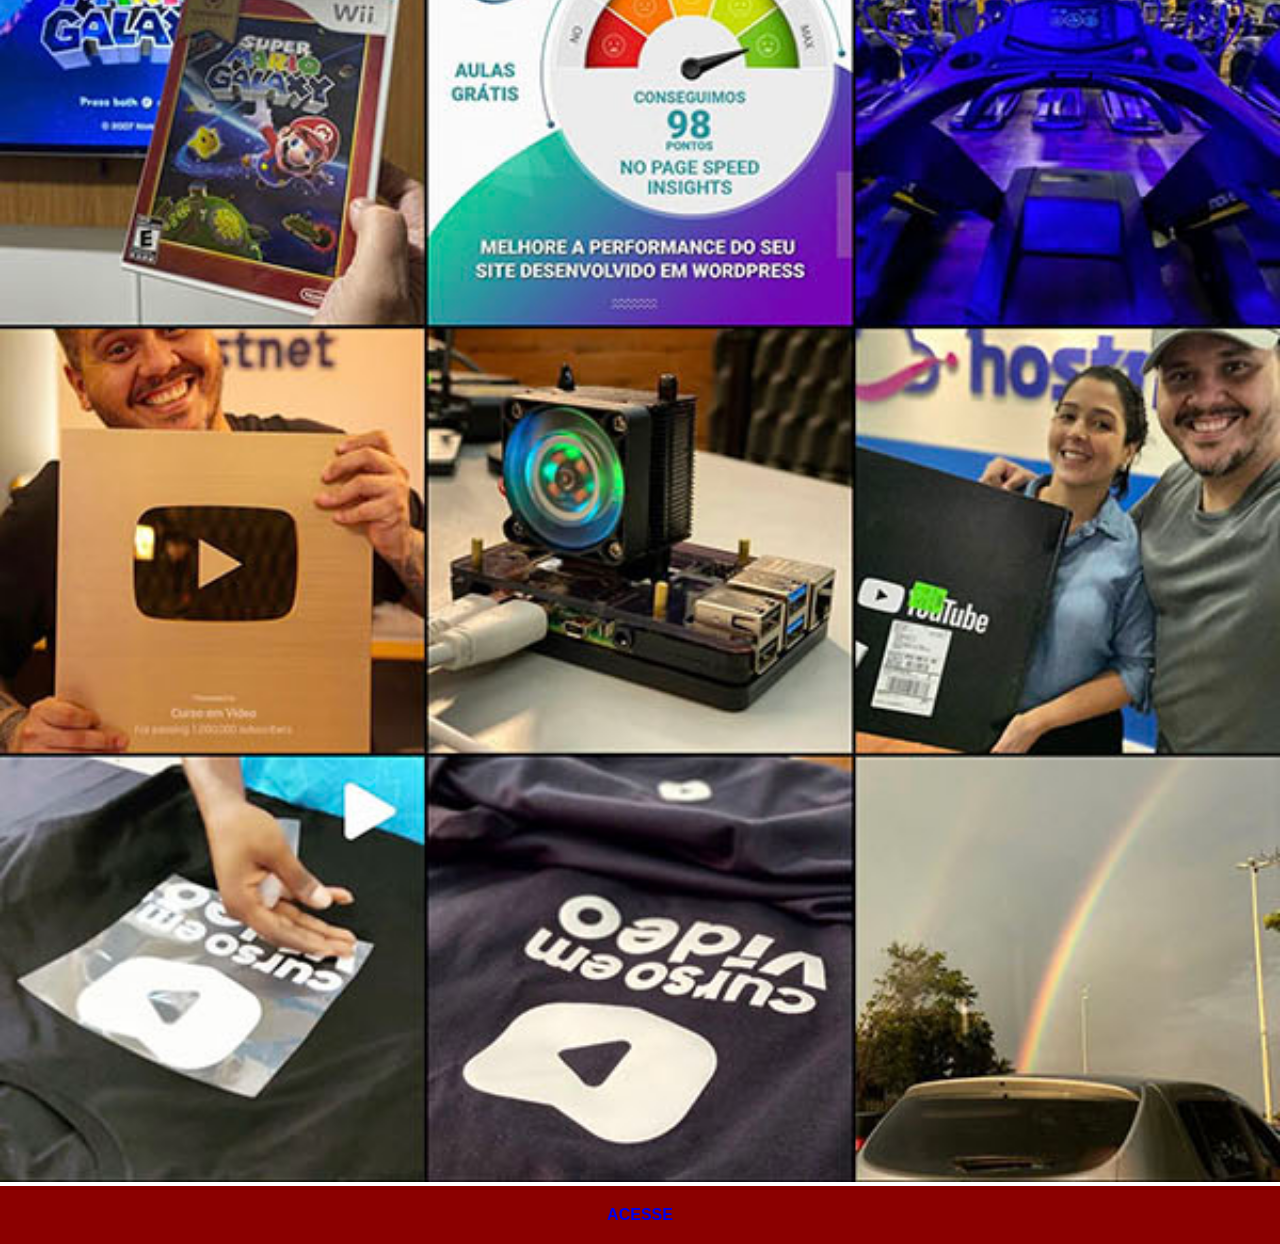
<file: instagram.html>
<!DOCTYPE html>
<html lang="pt-br">
<head>
    <meta charset="UTF-8">
    <meta name="viewport" content="width=device-width, initial-scale=1.0">
    <title>Instagram</title>
    <link rel="stylesheet" href="estilos/social.css">
</head>
<body>
    <img src="pacote-d013/imagens/tela-instagram.jpg" alt="Instagram">
    <a href="http://www.instagram.com/" target="_blank">ACESSE</a>
</body>
</html>
</file>
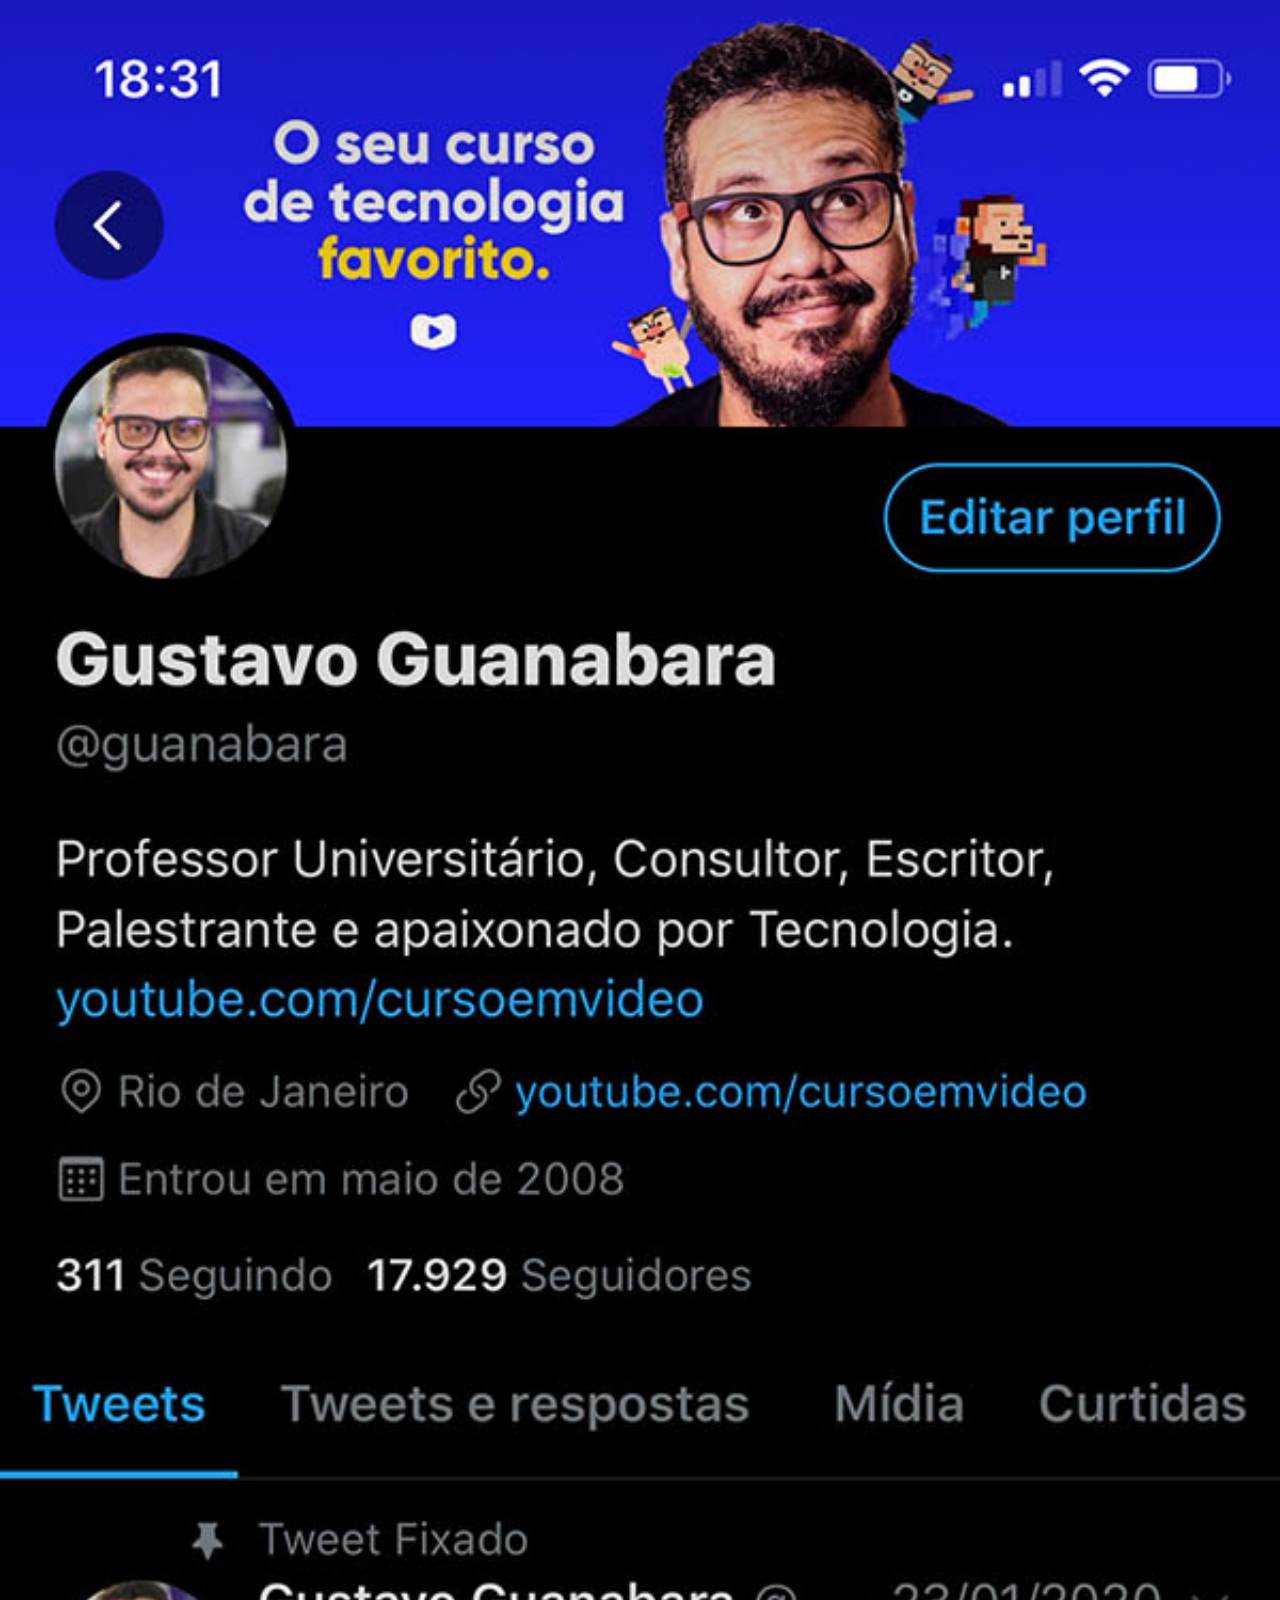
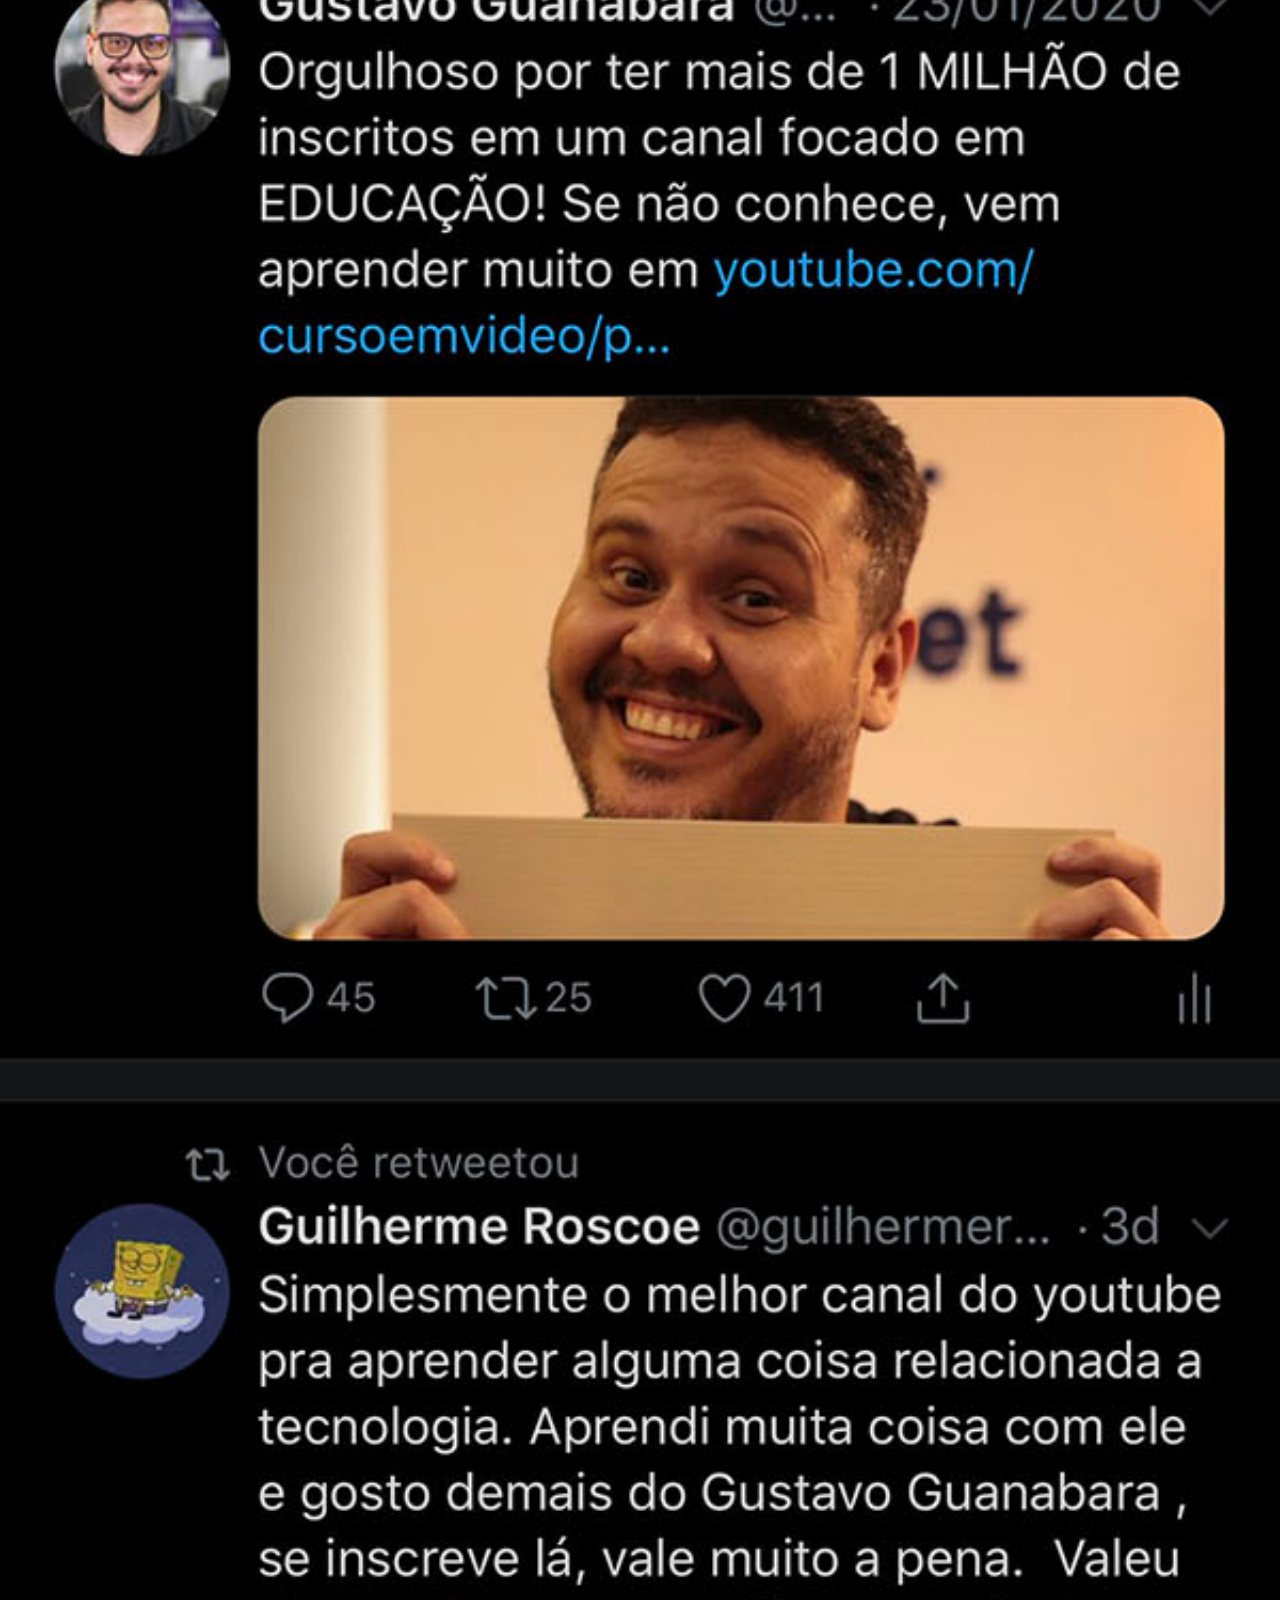
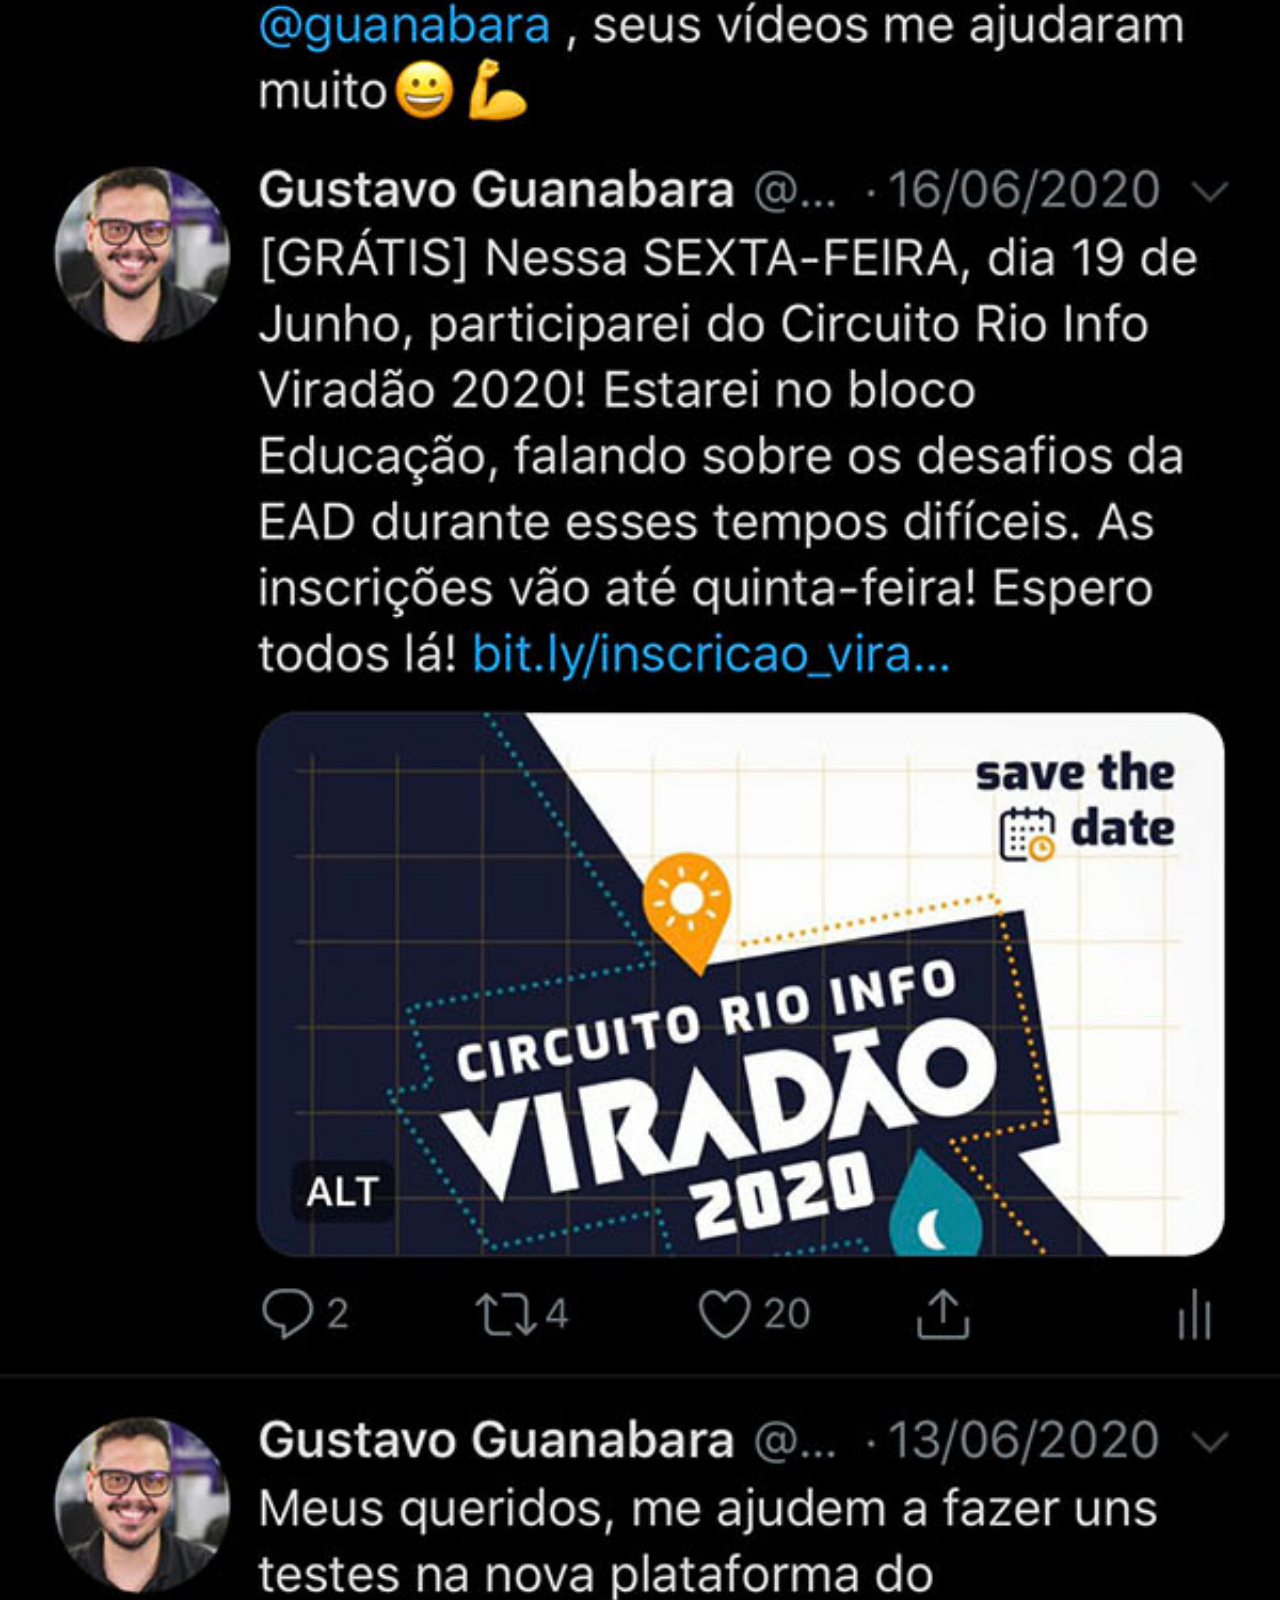
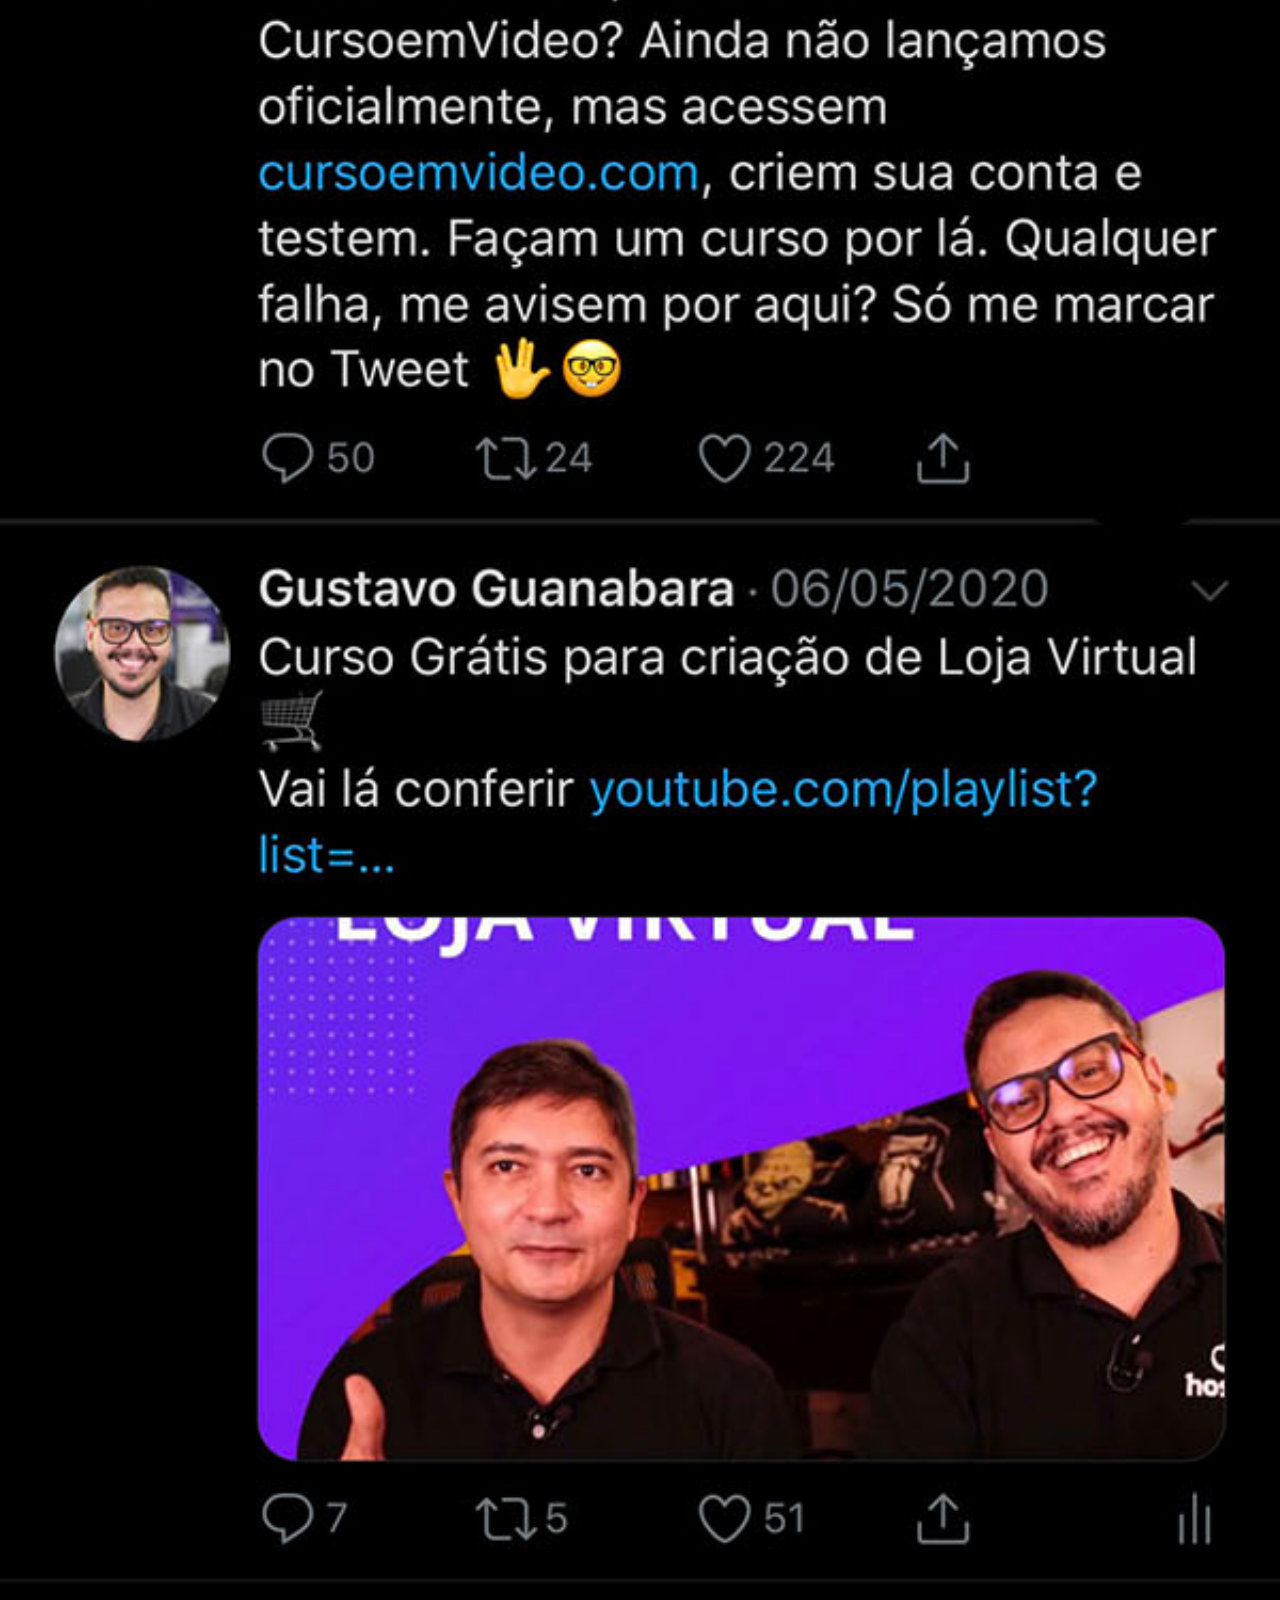
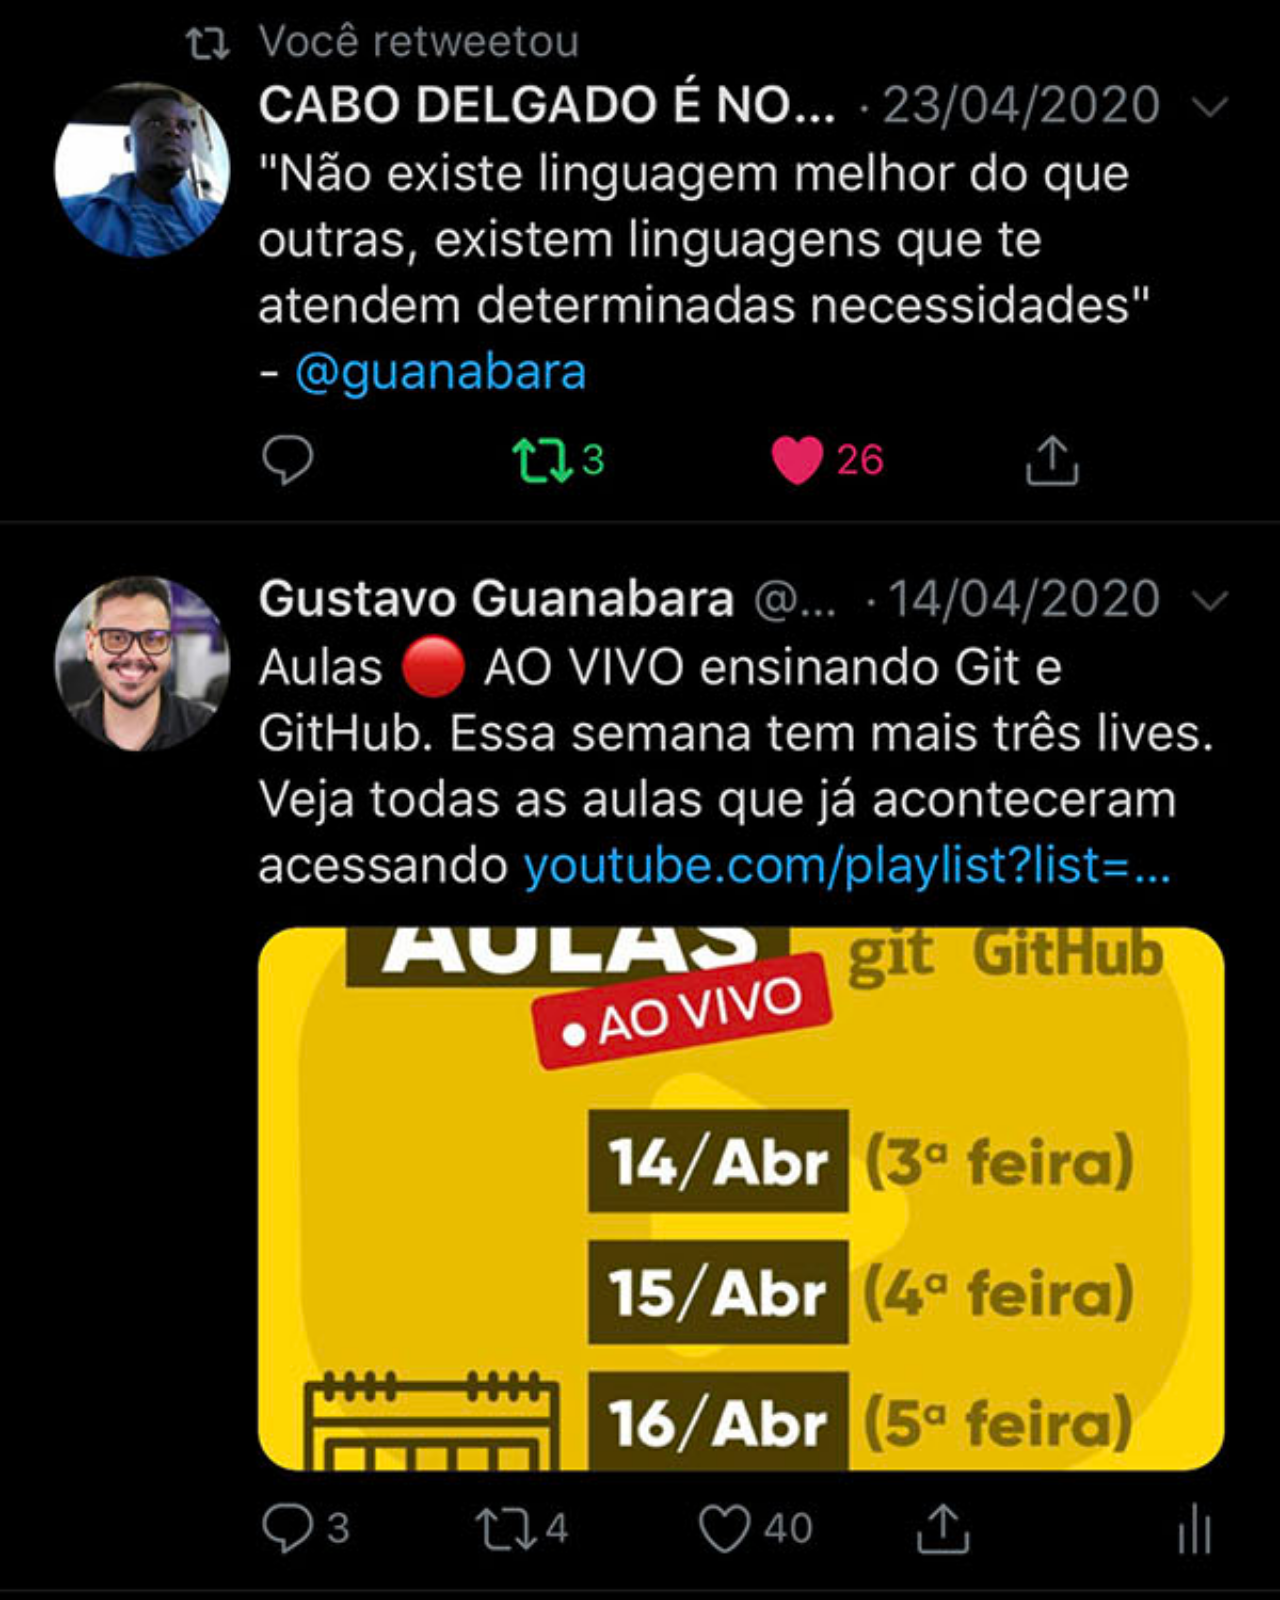
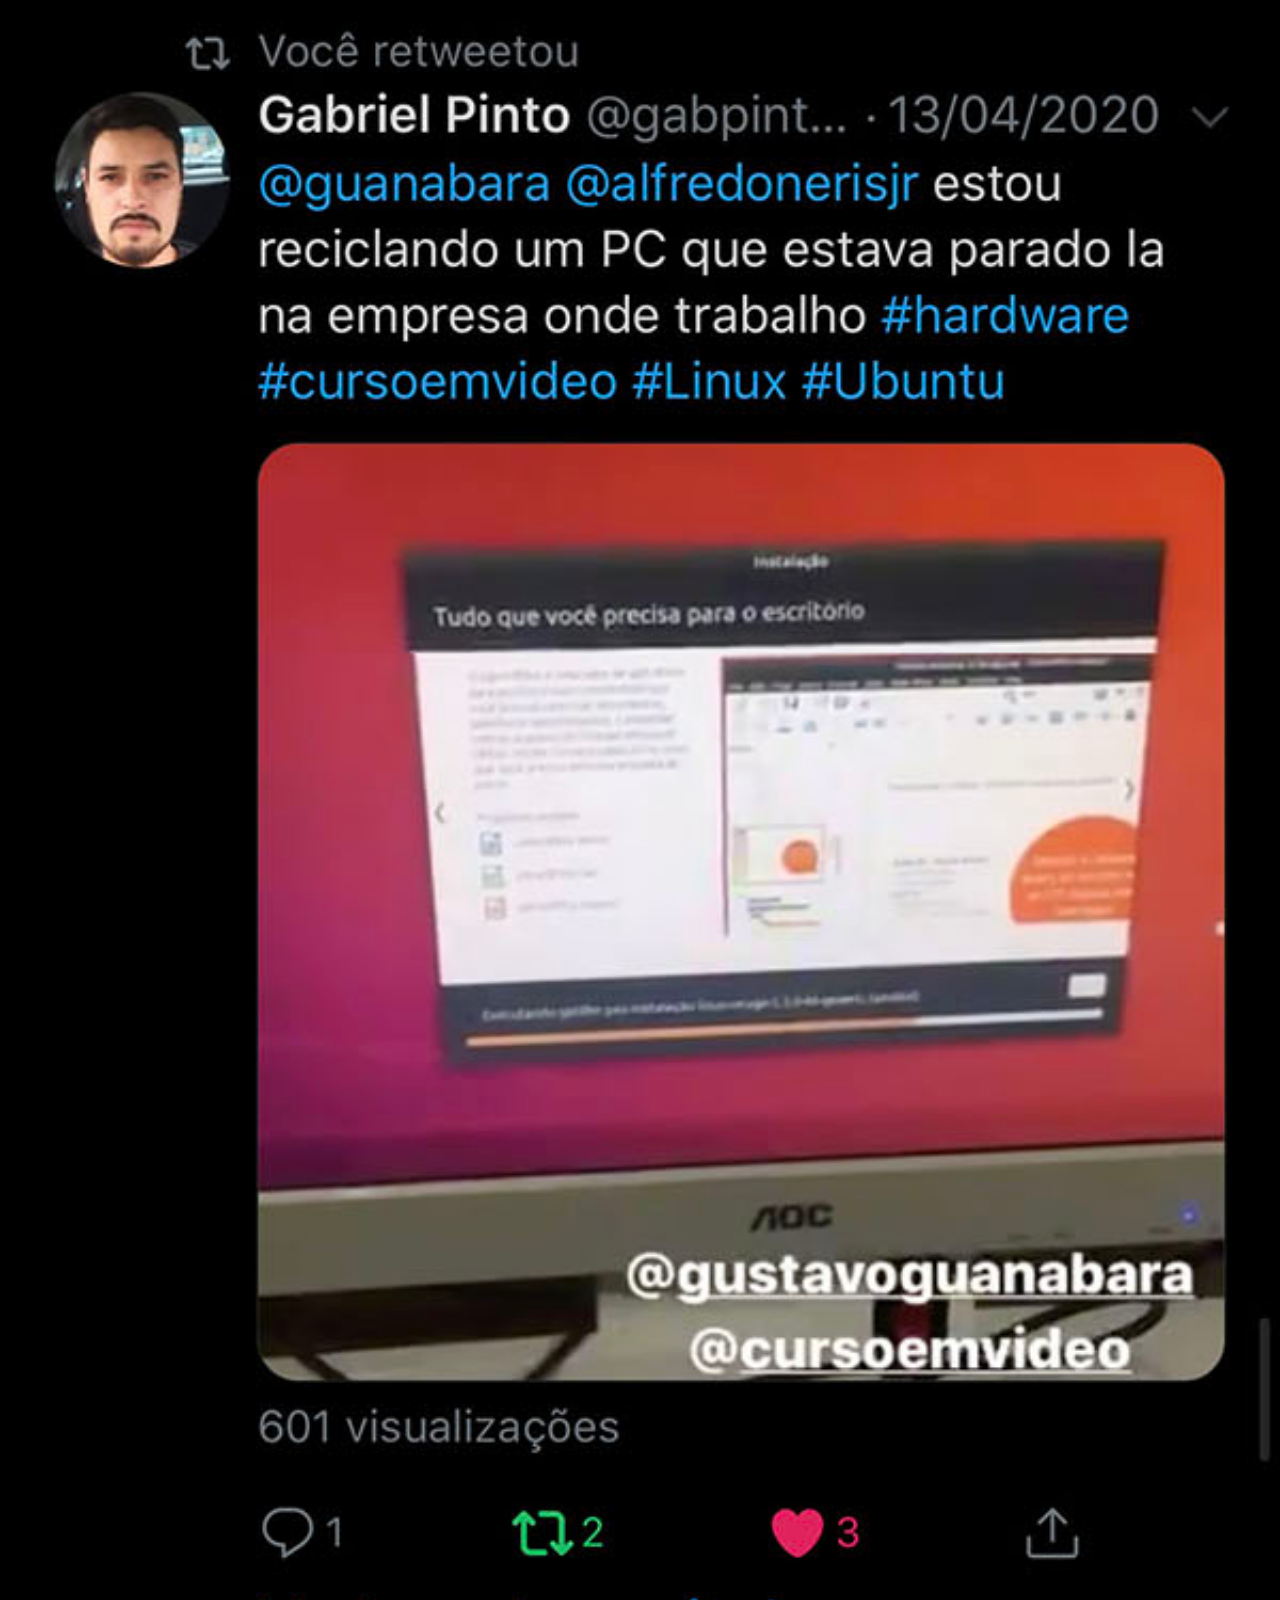
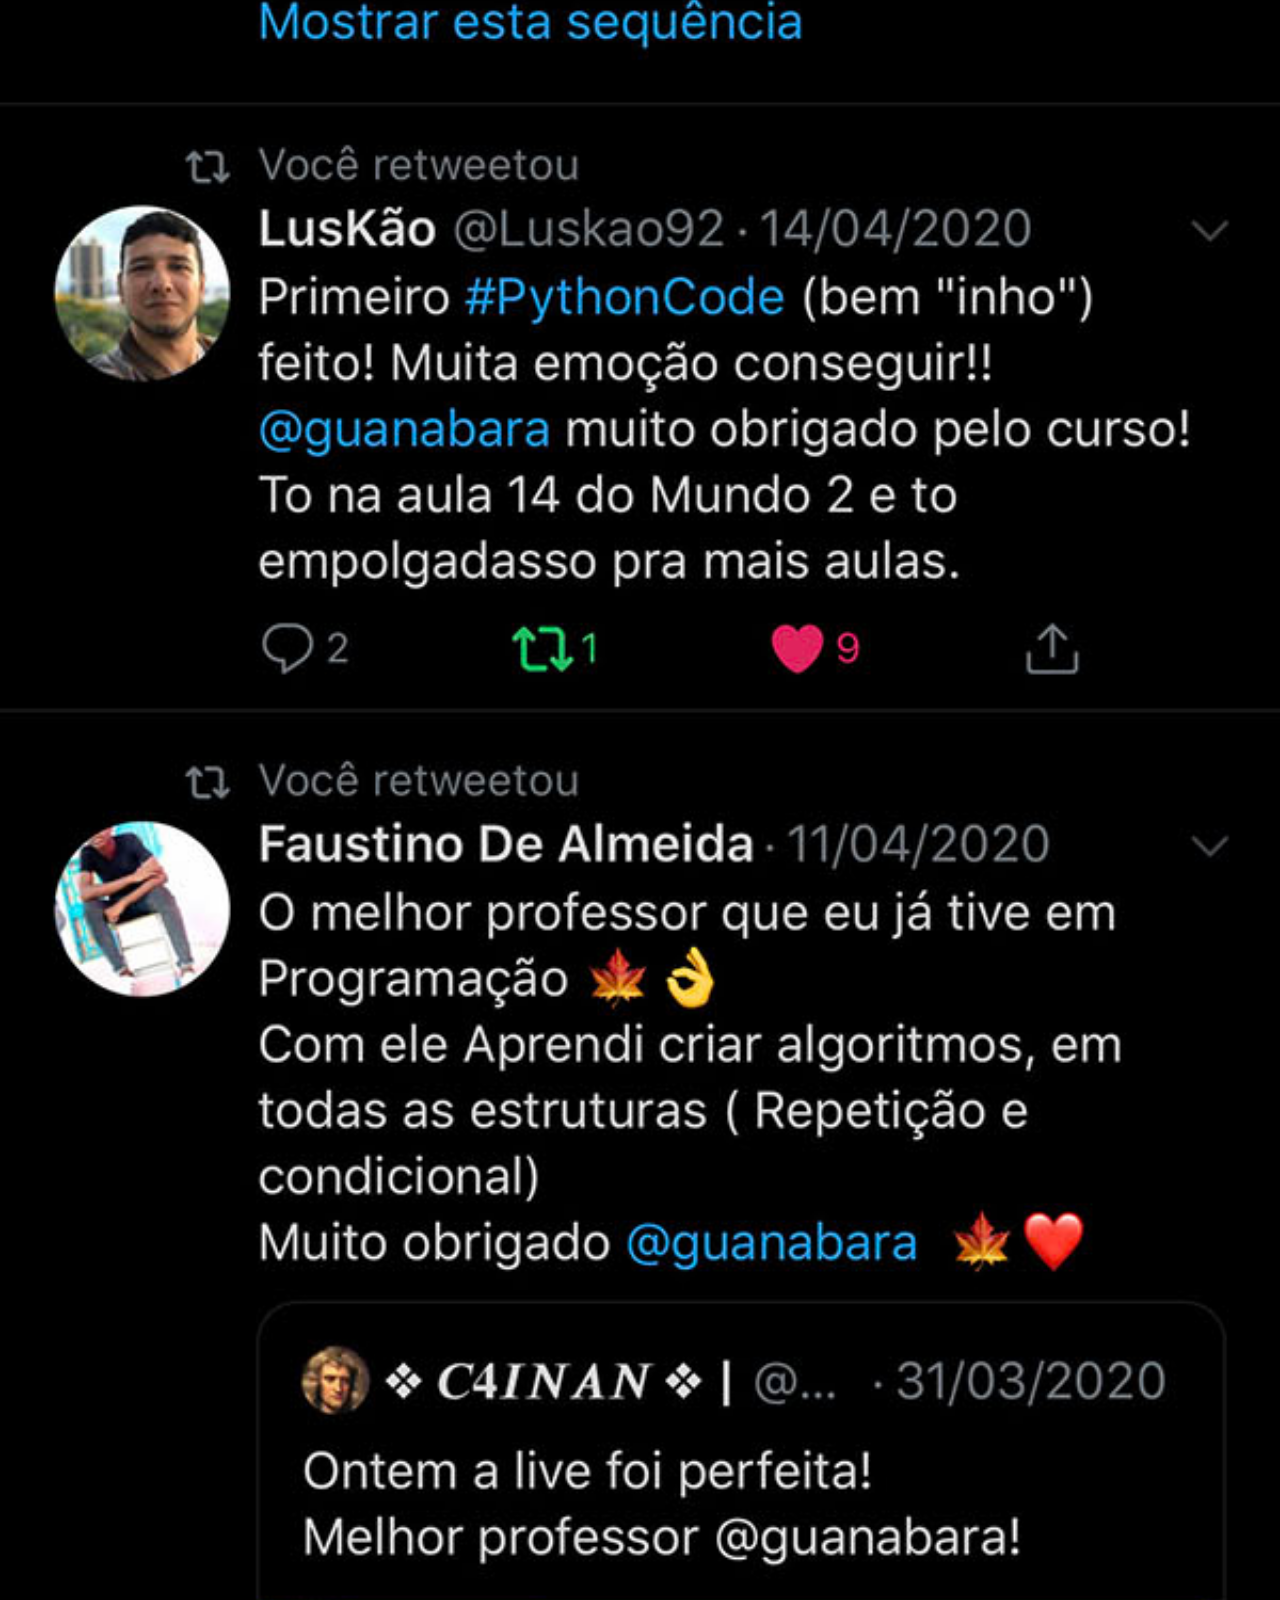
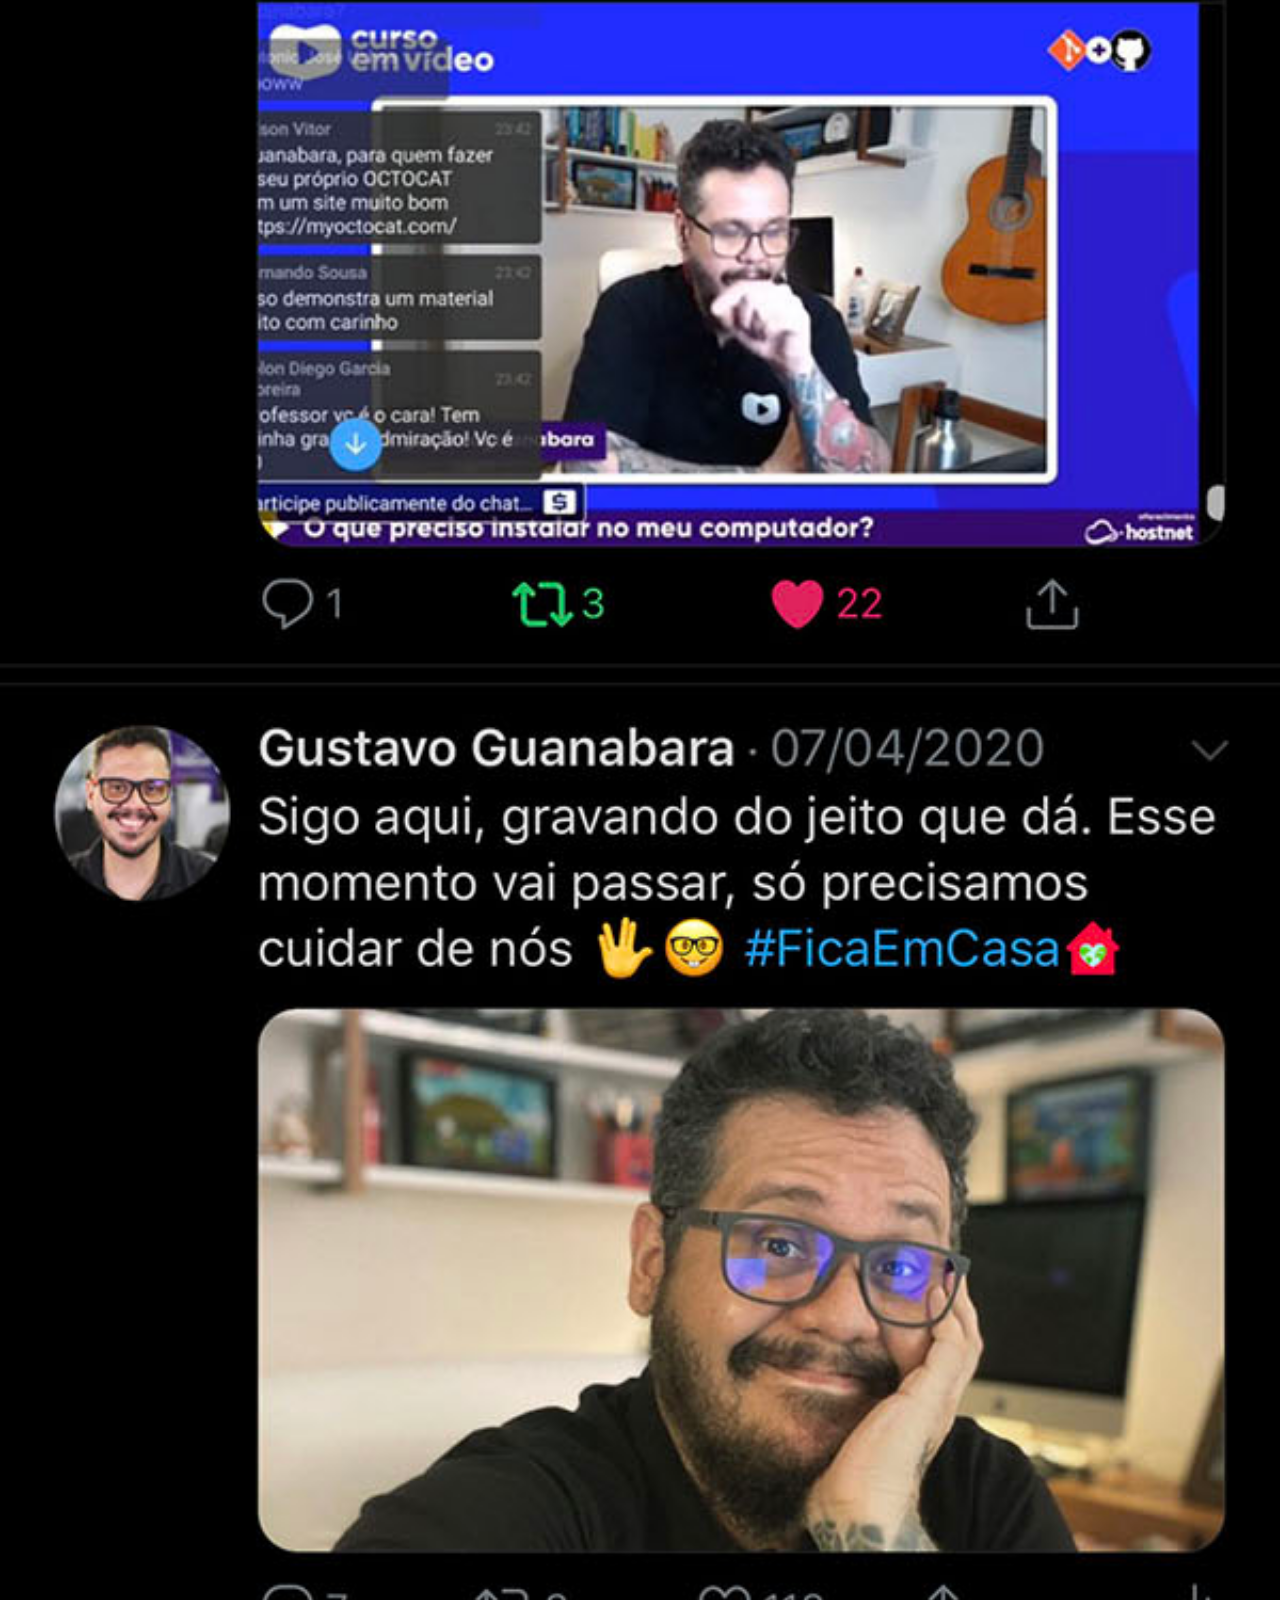
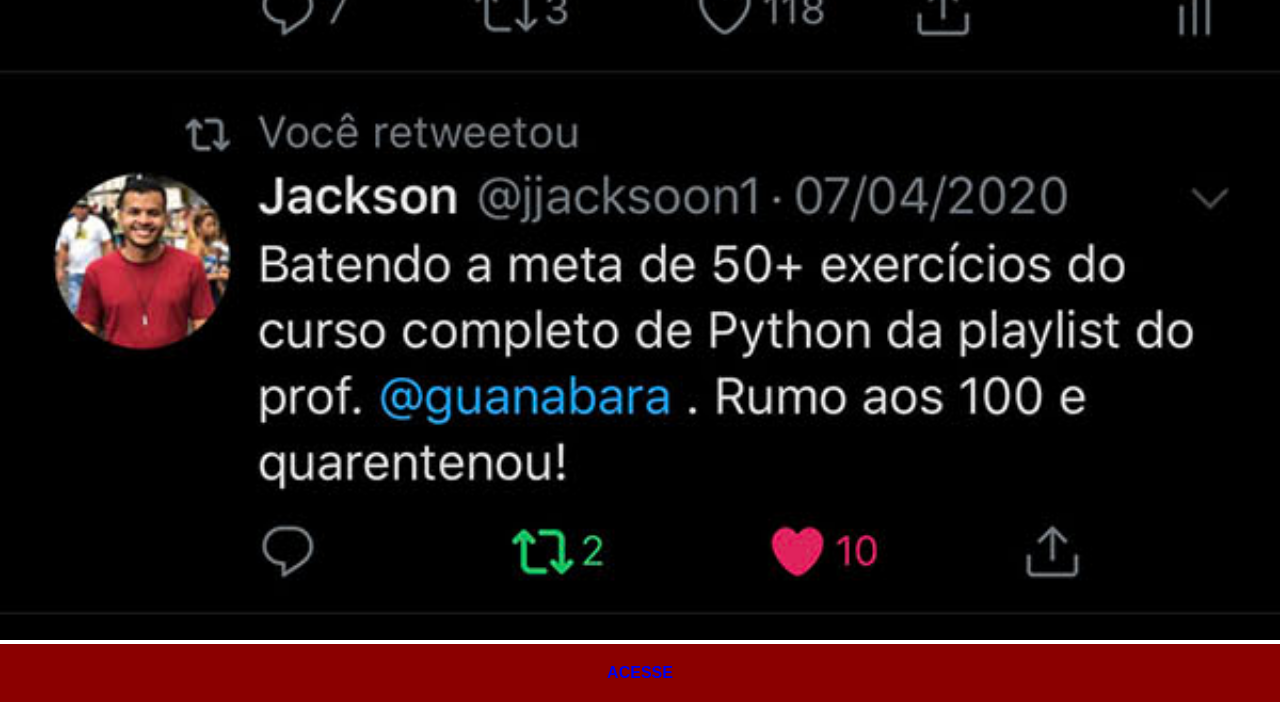
<file: twitter.html>
<!DOCTYPE html>
<html lang="pt-br">
<head>
    <meta charset="UTF-8">
    <meta name="viewport" content="width=device-width, initial-scale=1.0">
    <title>Twitter</title>
    <link rel="stylesheet" href="estilos/social.css">
</head>
<body>
    <img src="pacote-d013/imagens/tela-twitter.jpg" alt="Twitter">
    <a href="http://x.com/?lang=pt">ACESSE</a>
</body>
</html>
</file>
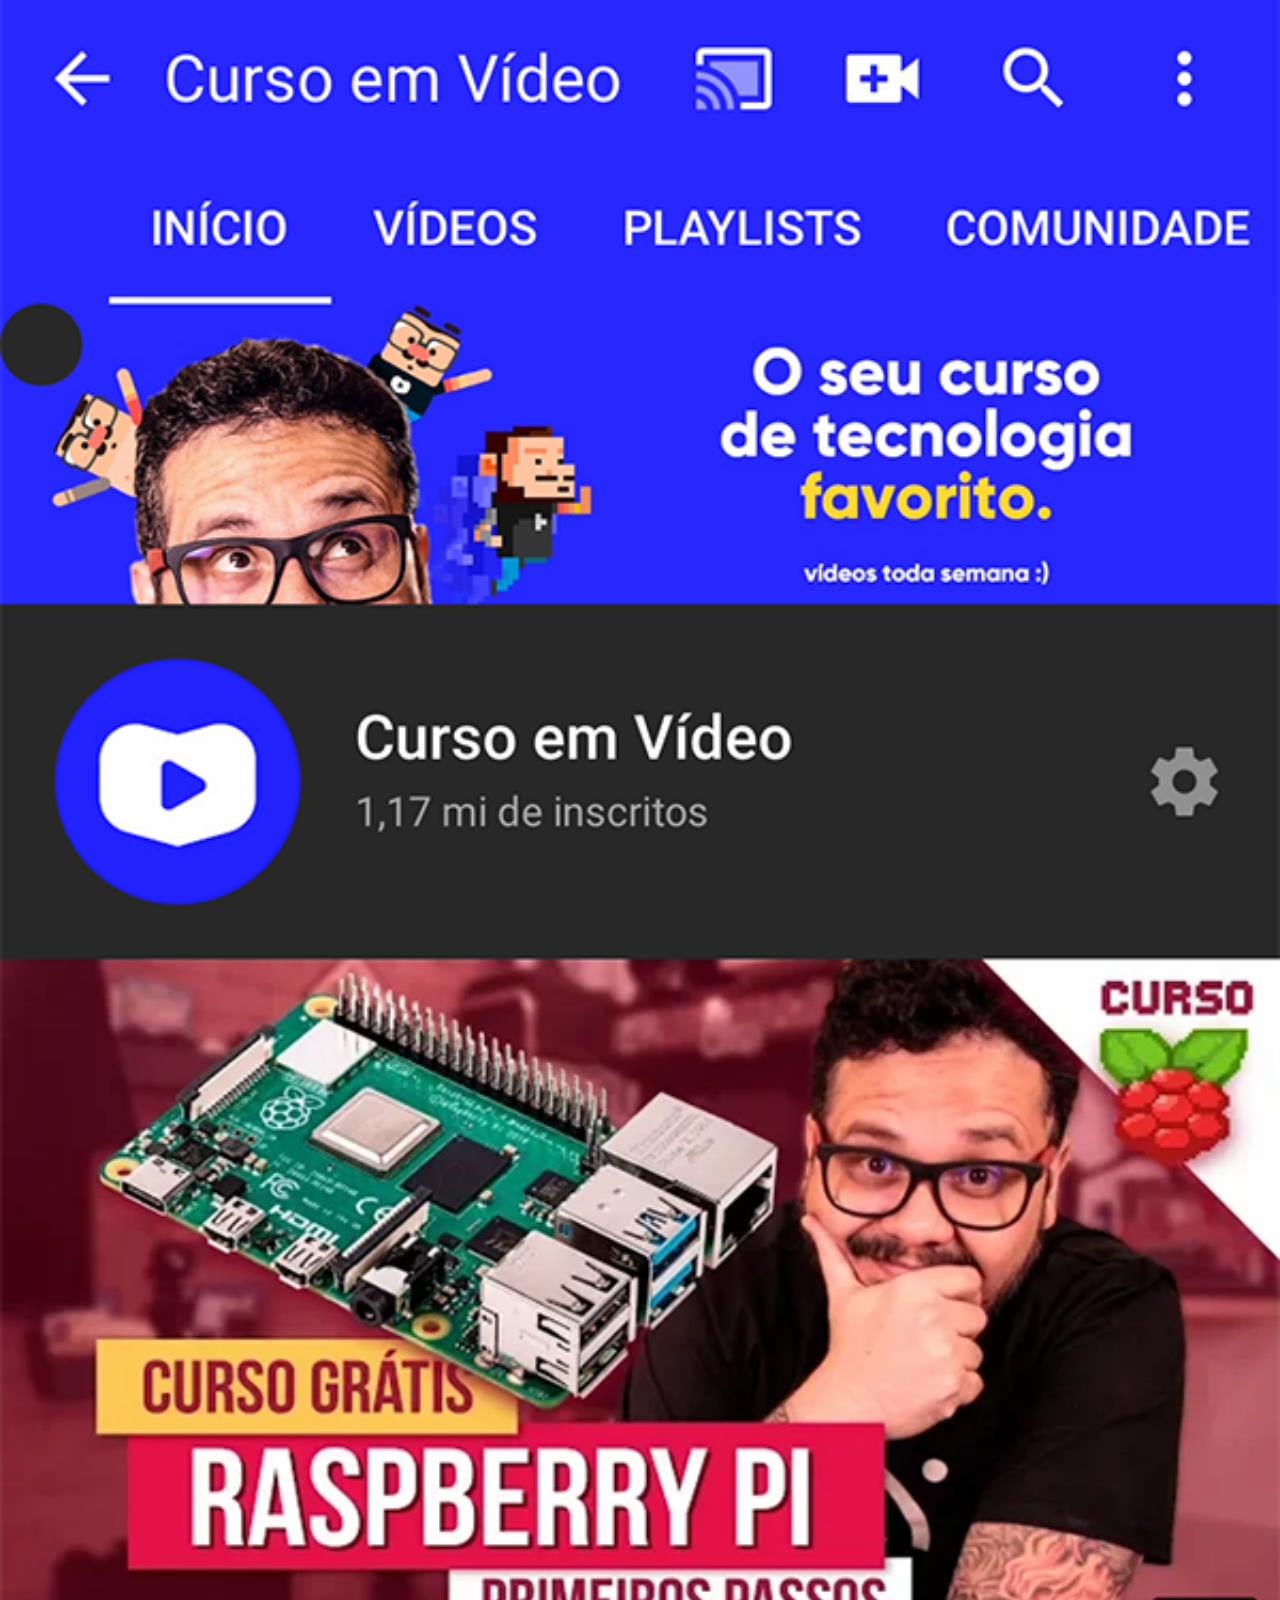
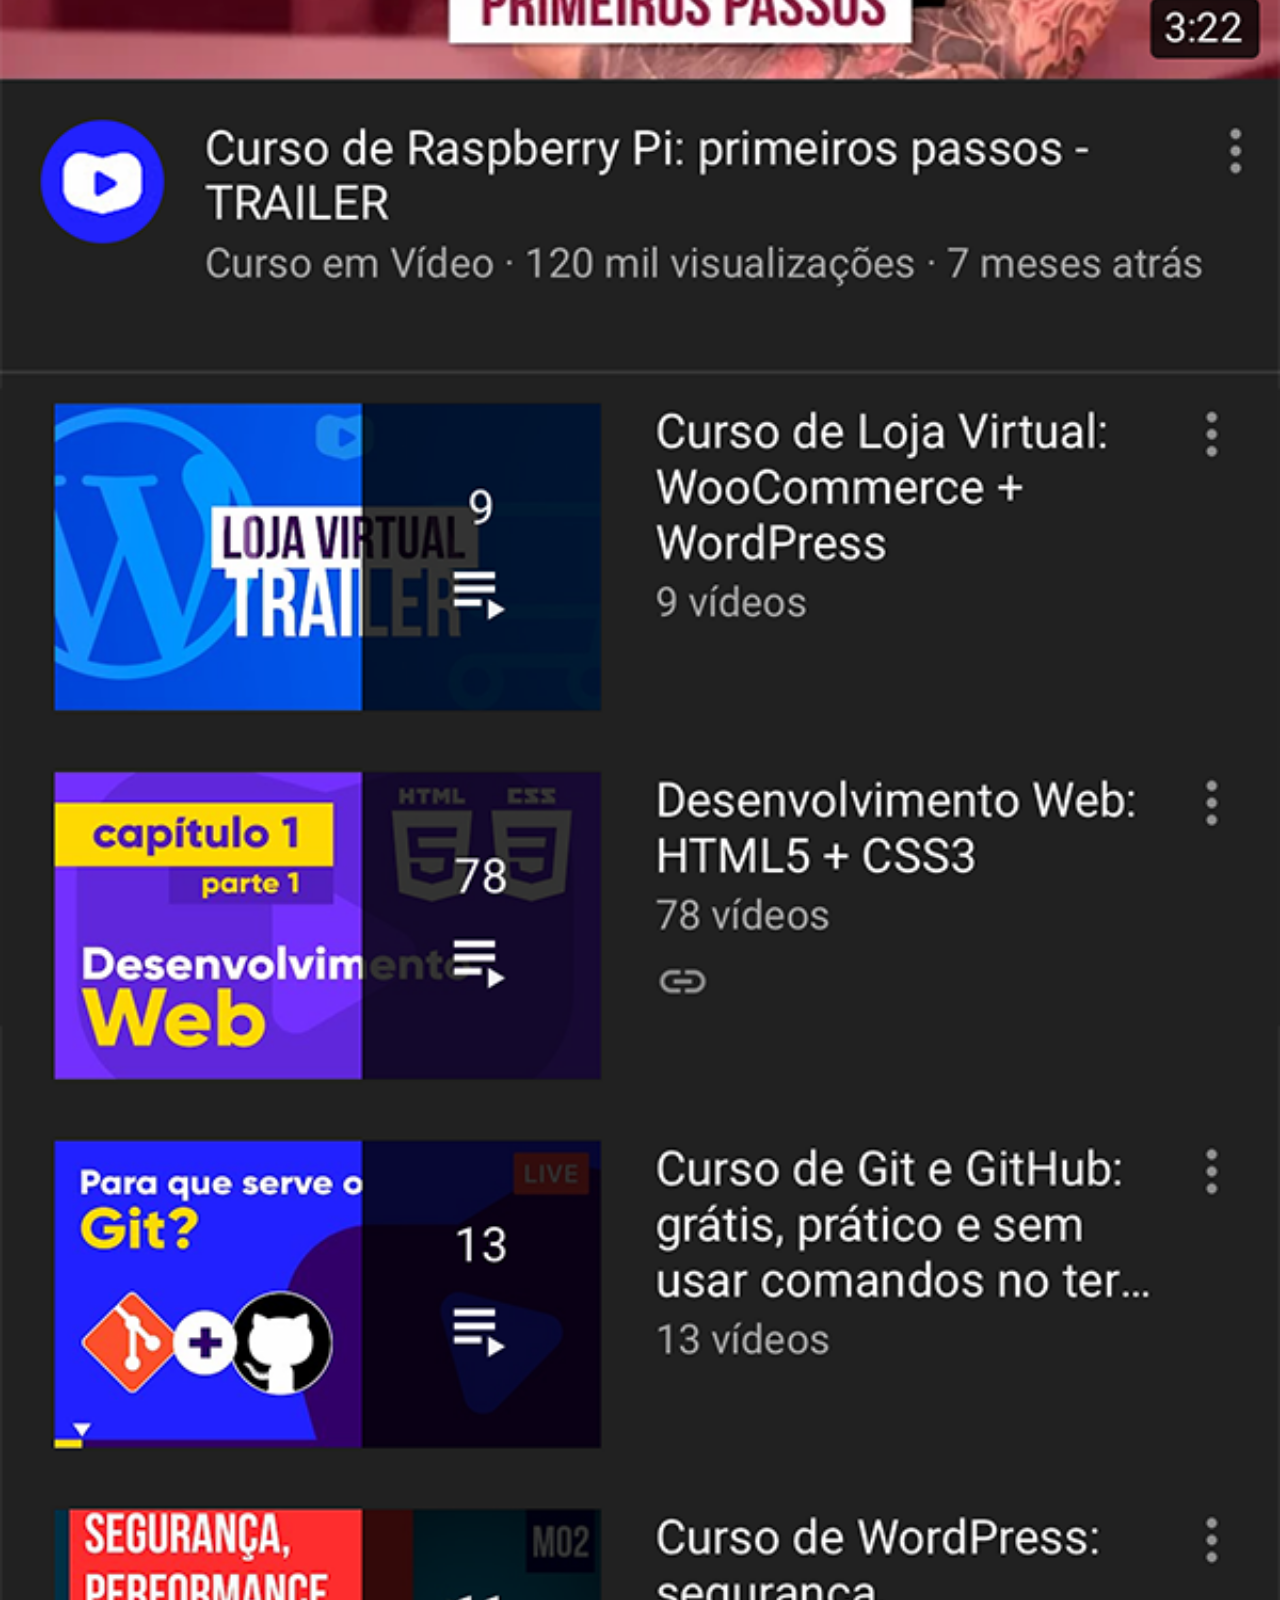
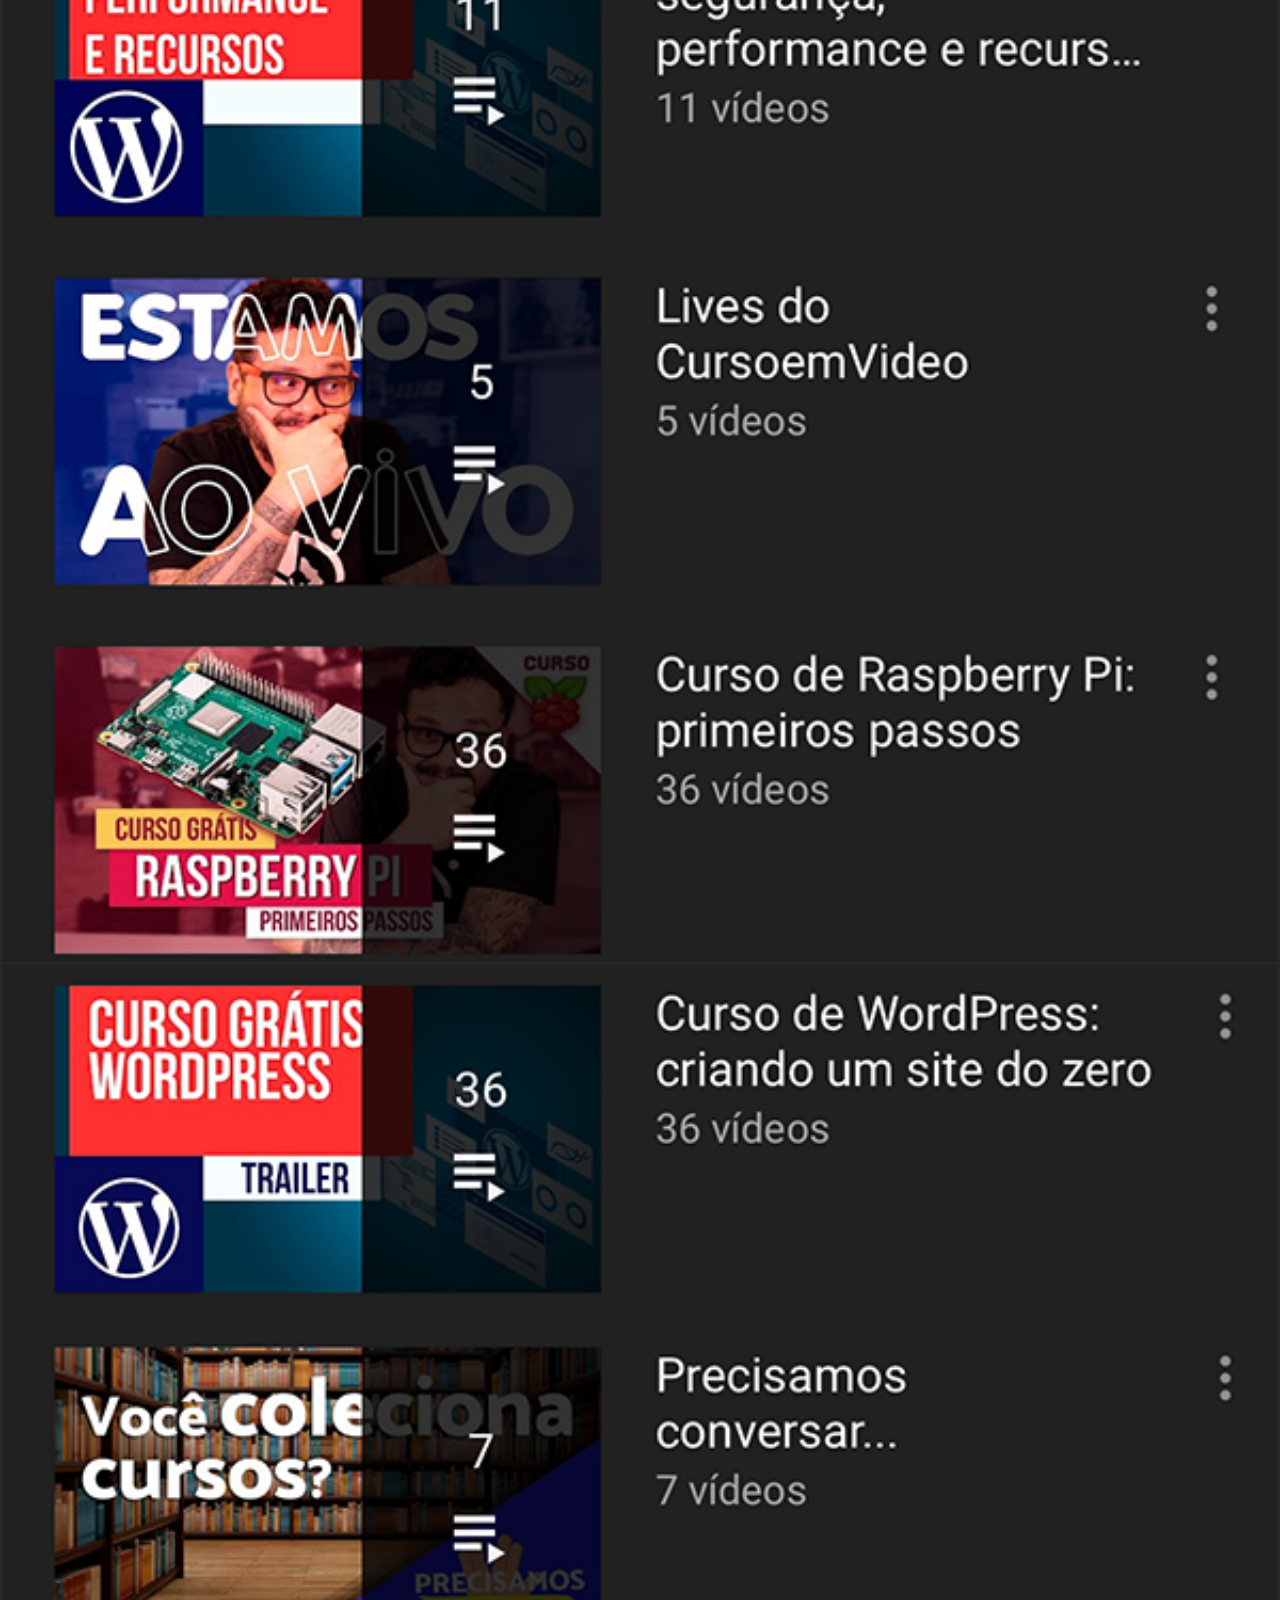
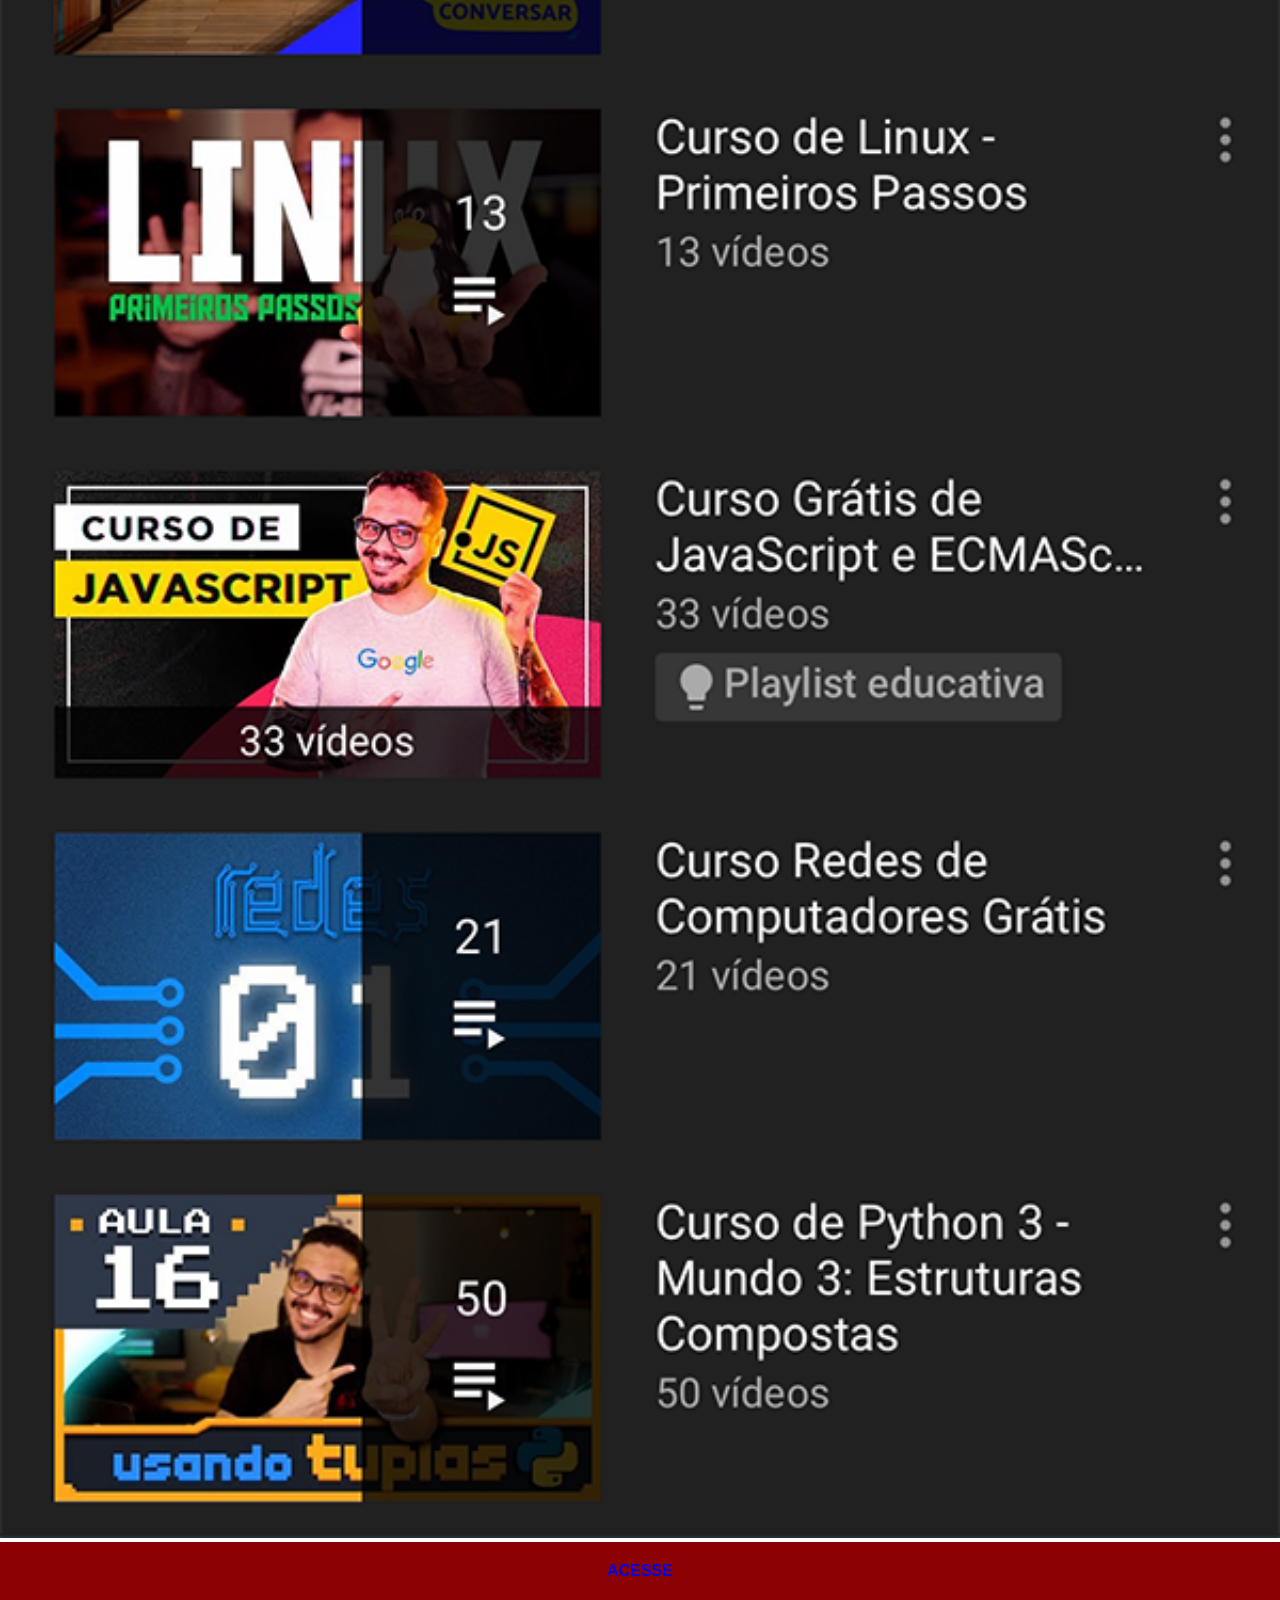
<file: youtube.html>
<!DOCTYPE html>
<html lang="pt-br">
<head>
    <meta charset="UTF-8">
    <meta name="viewport" content="width=device-width, initial-scale=1.0">
    <title>YouTube</title>
    <link rel="stylesheet" href="estilos/social.css">
</head>
<body>
    <img src="pacote-d013/imagens/tela-youtube.png" alt="YouTube">
    <a href="http://www.youtube.com.br" target="_blank">ACESSE</a>
</body>
</html>
</file>
<file: estilos/style.css>
@charset "UTF-8";

* {
    margin: 0px;
    padding: 0px;
    font-family: Arial, Helvetica, sans-serif;
}

body {
    background: url('../pacote-d013/imagens/fundo-madeira.jpg') no-repeat top center;
    background-size: cover;
    background-attachment: fixed;
}

main {
    position: relative;
    height: 100vh;
}

section#telefone {
    position: absolute;
    top: 50%;
    left: 50%;
    transform: translate(-50%, -50%);

    height: 627px;
    width: 311px;
    background: url(../pacote-d013/imagens/frame-iphone.png) no-repeat;
}

iframe#tela {
    position: fixed;
    top: 80px;
    left: 22px;
    width: 268px;
    height: 469px;
}

section#rede-sociais {
    text-align: right;
}

section#rede-sociais img {
    width: 50px;
    margin: 10px;
    border-radius: 50%;
    box-shadow: 2px 2px 5px rgba(0, 0, 0, 0.400);
    box-sizing: border-box;
}

section#rede-sociais img:hover {
    border: 2px solid rgba(255, 255, 255, 0.621);
    transform: translate(-3px, -3px);
    box-shadow: 5px 5px 10px rgba(0, 0, 0, 0.600);
    transition: transform .5s border 1s;
}
</file>
<file: estilos/social.css>
@charset "UTF-8";

    * {
        margin: 0px;
        padding: 0px;
        font-family: Arial, Helvetica, sans-serif;
    }

    ::-webkit-scrollbar {
        width: 0px;
        height: 0px;
    }

    img {
        width: 100vw;
    }

    a {
        display: block;
        background-color: darkred;
        padding: 20px;
        text-align: center;
        font-weight: bold;
        text-decoration: none;
    }

    a:hover {
        background-color: red;
    }
</file>
